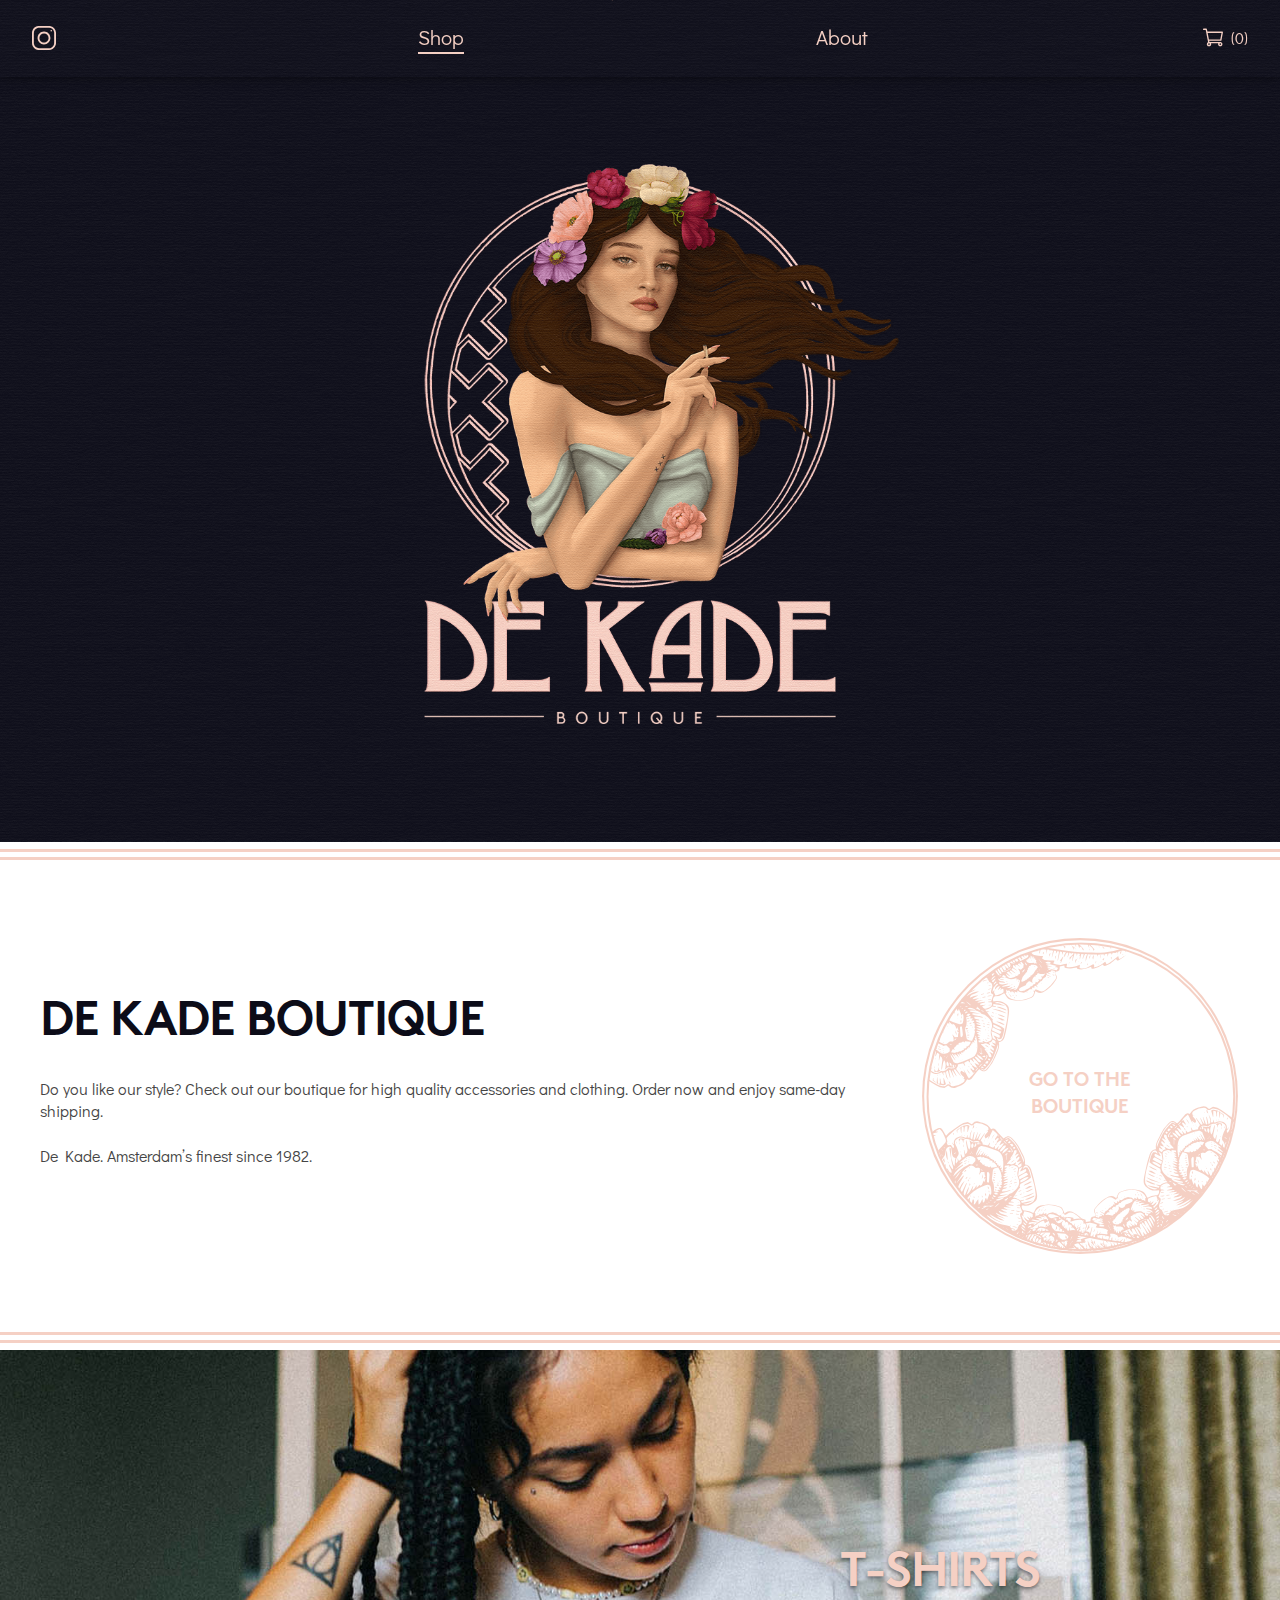
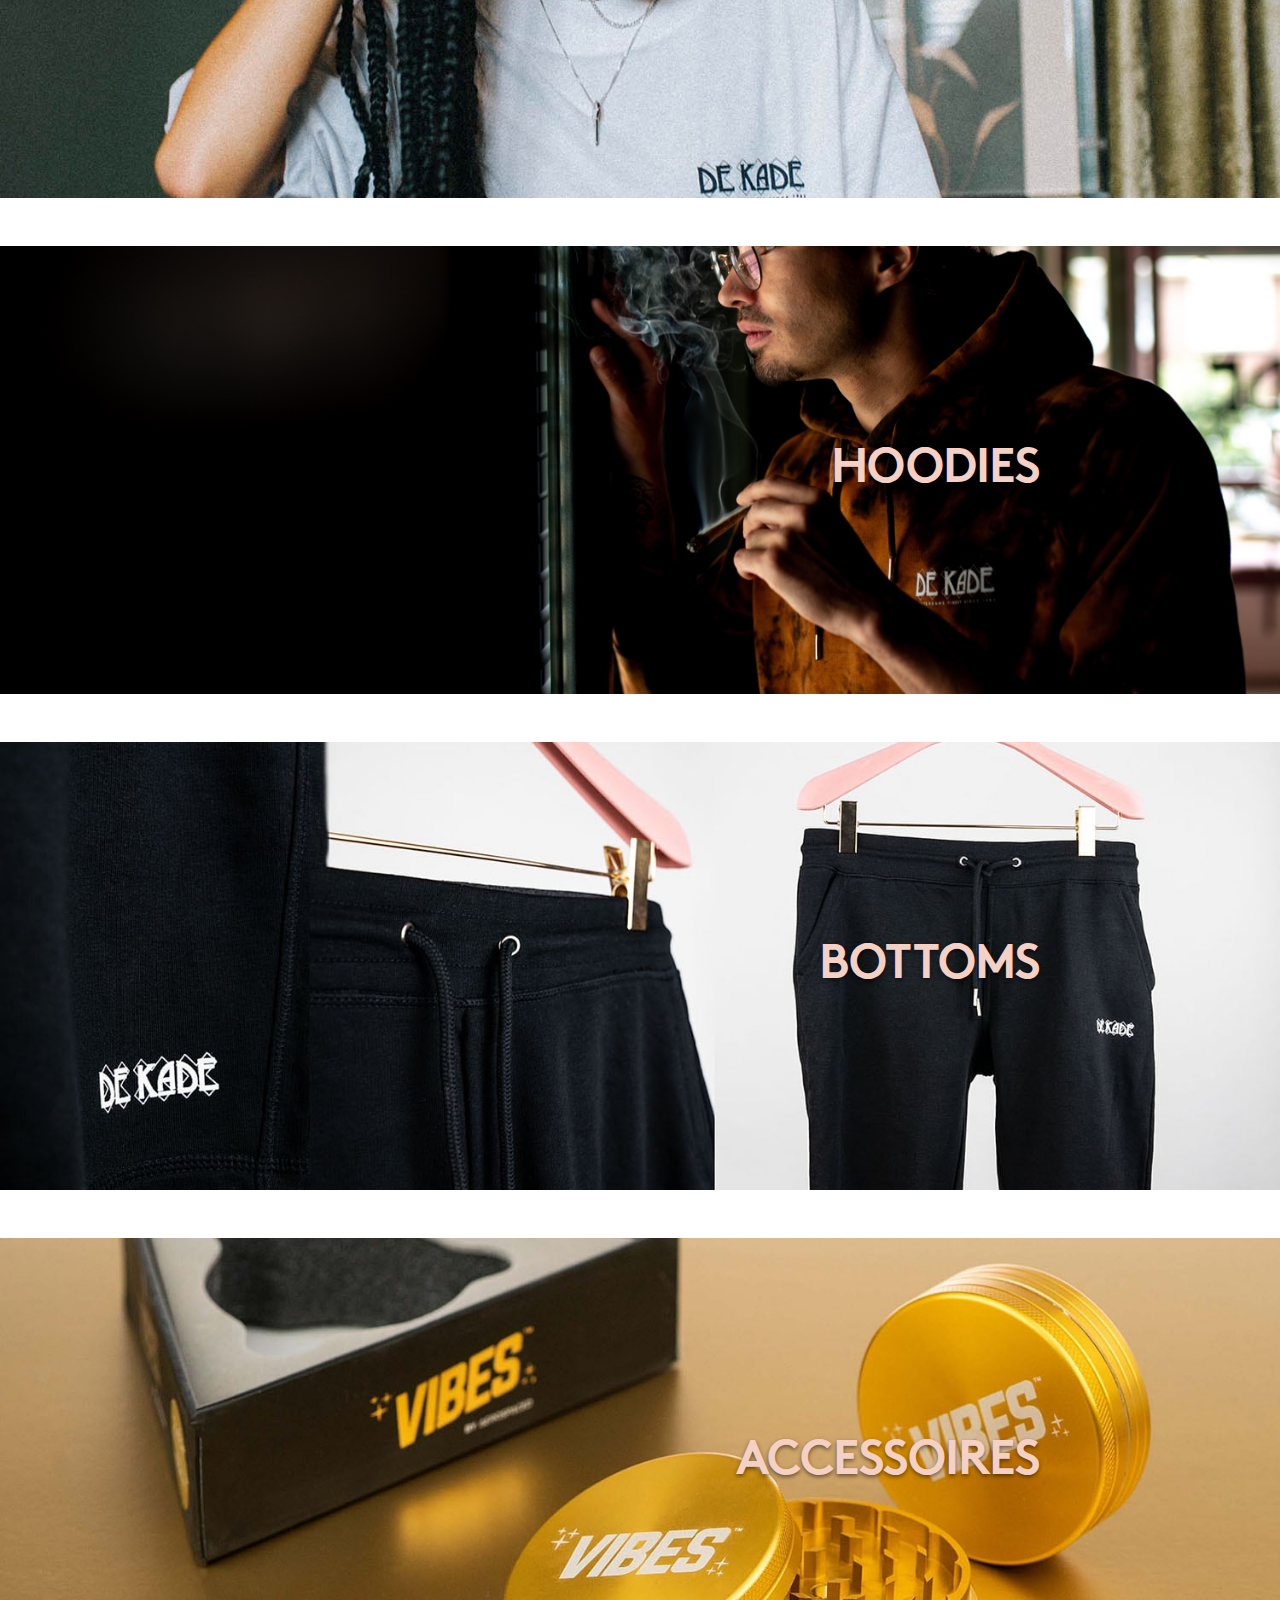
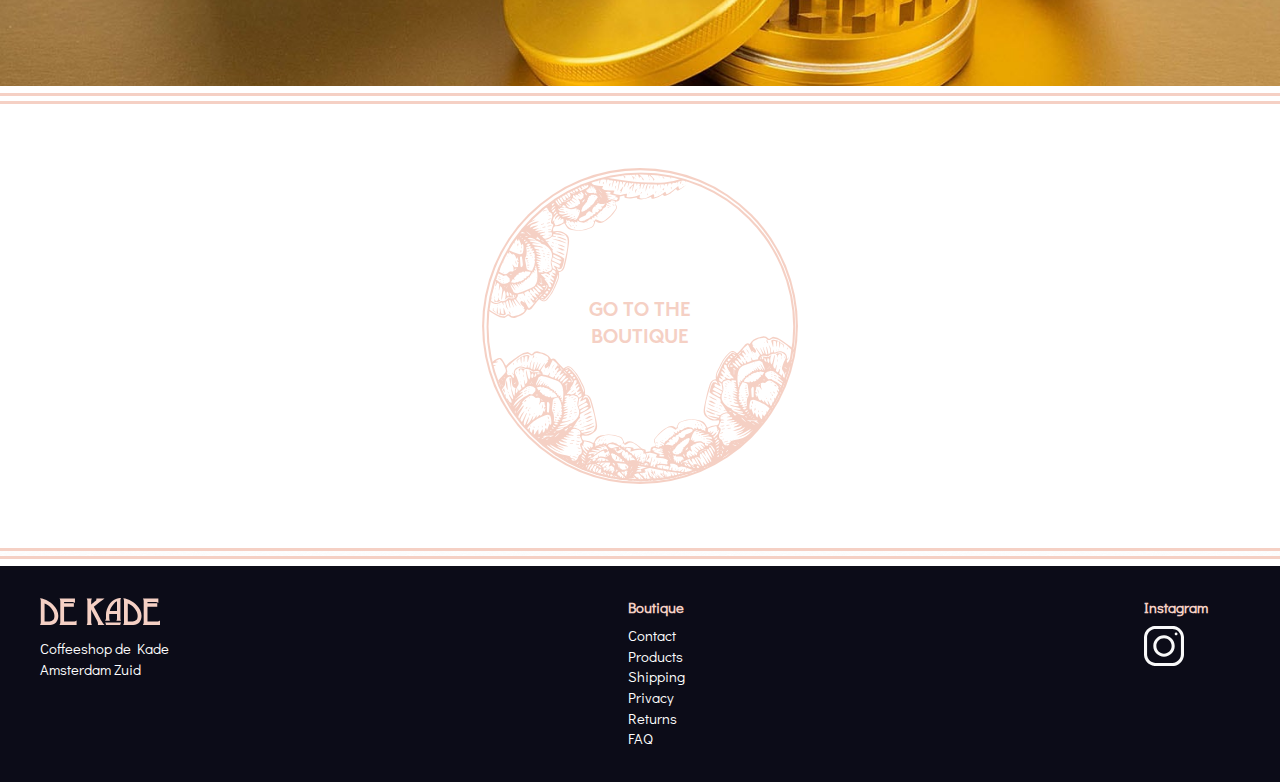
<file: index.html>
<!DOCTYPE html>
<html lang="en">

<head>
    <meta charset="utf-8">
    <meta http-equiv="X-UA-Compatible" content="IE=edge">
    <meta name="viewport" content="width=device-width, initial-scale=1">
    <meta name="author" content="Guus Groenink">
    <title>De Kade Boutique</title>

    <meta name="description"
        content="Do you like our style? Check out our boutique for high quality accessories and clothing. Order now and enjoy same-day shipping. De Kade. Amsterdam’s finest s...">

    <link rel="shortcut icon" type="image/png" href="img/icon-196x196.png">
    <link rel="shortcut icon" sizes="196x196" href="img/icon-196x196.png">
    <link rel="apple-touch-icon" href="img/icon-196x196.png">

    <!-- Facebook integration -->
    <meta property="og:title" content="Home" />

    <meta property="og:url" content="https://www.dekade-boutique.com/" />
    <meta property="og:type" content="article">
    <meta property="og:site_name" content="De Kade Boutique" />
    <meta property="og:description"
        content="Do you like our style? Check out our boutique for high quality accessories and clothing. Order now and enjoy same-day shipping. De Kade. Amsterdam’s finest s..." />

    <!-- Twitter integration -->
    <meta name="twitter:card" content="summary">

    <meta name="twitter:title" content="Home" />

    <meta name="twitter:url" content="https://www.dekade-boutique.com/" />
    <meta name="twitter:description"
        content="Do you like our style? Check out our boutique for high quality accessories and clothing. Order now and enjoy same-day shipping. De Kade. Amsterdam’s finest s..." />

    <link rel="canonical" href="https://www.dekade-boutique.com/">
    <link rel="alternate" type="application/rss+xml" title="De Kade Boutique"
        href="https://www.dekade-boutique.com/feed.xml">
    <link rel="sitemap" type="application/xml" title="Sitemap" href="https://www.dekade-boutique.com/sitemap.xml" />

    <link rel="stylesheet" href="css/style.css">
    <link rel="stylesheet" href="css/fonts.css">

</head>

<body class="home" id="top">
    <header class="canvasoverlay">
        <nav class="desktop">
            <a href="https://www.instagram.com/dekadeboutique/" id="instagram" target="_blank"><img src="img/insta_icon.svg" alt="instagram icoon" /></a>
            <a href="/products/cart" id="cartlink"><img src="img/cart.svg" alt="shopping cart"> (0)</a>
            <ul>
                <li id="products" class="selected"><a href="products.html">Shop</a>
                    <ul class="categorylist canvasoverlay">
                        <li><a href="products.html">Accessoires</a></li>
                        <li><a href="products.html">Bottoms</a></li>
                        <li><a href="products.html">Hoodies</a></li>
                        <li><a href="products.html">Shirts</a></li>
                        <li><a href="products.html">Smoking accessories</a></li>
                        <li><a href="products.html">Collections</a></li>
                    </ul>
                </li>
            </ul>
            <a class="meid canvasoverlay" href="index.html">
                <img id="homeimg" src="img/meid_header.png" alt="the kade boutique lady">
            </a>
            <ul>
                <li><a href="/about">About</a></li>
            </ul>
        </nav>

        <nav class="mobile">
            <label for="menu">Menu</label>
            <input id="menu" name="menu" type="checkbox" />
            <div class="hamburger">
                <span></span>
                <span></span>
                <span></span>
            </div>
            <ul class="canvasoverlay">
                <li class="selected"><a href="products.html">Shop</a>
                    <ul class="categorylist">
                        <li><a href="products.html">Accessoires</a></li>
                        <li><a href="products.html">Bottoms</a></li>
                        <li><a href="products.html">Hoodies</a></li>
                        <li><a href="products.html">Shirts</a></li>
                        <li><a href="products.html">Smoking accessories</a></li>
                        <li><a href="/collections/">Collections</a></li>
                    </ul>
                </li>
                <li><a href="/about">About</a></li>
            </ul>
        </nav>
        <a href="#top" id='backtotop'><span>Back to top &rarr;</span><span><span></span><span></span></span></a>
    </header>
    <main>
        <section class="fullscreen canvasoverlay lines-bottom">
            <img src="img/meid_boutique.png" alt="The Coffeshop de Kade portret of a woman">
        </section>

        <section class="intro mw">
            <article>
                <h1>De Kade Boutique</h1>
                <p>Do you like our style? <strong>Check out our boutique for high quality accessories and clothing.
                        Order now and enjoy same-day shipping.</strong></p>
                <p>De Kade. <em>Amsterdam’s finest since 1982.</em></p>
            </article>
            <a href="/products">
                <figure class="buttonbox">
                    <figure class="button"></figure>
                    <figcaption>Go to the boutique</figcaption>
                </figure>
            </a>
        </section>

        <section class="categories lines-top lines-bottom">
            <article>
                <a href="/products/shirts">
                    <h2>T-Shirts</h2>
                </a>
            </article>
            <article>
                <a href="/products/hoodies">
                    <h2>Hoodies</h2>
                </a>
            </article>
            <article>
                <a href="/products/bottoms">
                    <h2>Bottoms</h2>
                </a>
            </article>
            <article>
                <a href="/products/accessoires">
                    <h2>Accessoires</h2>
                </a>
            </article>
        </section>

        <section class="cta">
            <a href="/products">
                <figure class="buttonbox">
                    <figure class="button"></figure>
                    <figcaption>Go to the boutique</figcaption>
                </figure>
            </a>
        </section>

    </main>
    <footer class="canvasoverlay lines-top">
        <nav>
            <ul>
                <li><a href="https://www.coffeeshopdekade.nl/"><img src="img/kade_logo.svg" alt="logo coffeeshop de kade"></a></li>
                <li><a href="https://www.coffeeshopdekade.nl/">Coffeeshop de Kade</a></li>
                <li><a href="https://www.coffeeshopdekade.nl/">Amsterdam Zuid</a></li>
            </ul>
            <ul>
                <li><a href="/">Boutique</a></li>
                <li><a href="/contact/">Contact</a></li>
                <li><a href="/products/">Products</a></li>
                <li><a href="/shipping">Shipping</a></li>
                <li><a href="/privacy">Privacy</a></li>
                <li><a href="/returns">Returns</a></li>
                <li><a href="/faq">FAQ</a></li>
            </ul>
            <ul>
                <li><a href="https://www.instagram.com/dekadeboutique/">Instagram</a></li>
                <li><a href="https://www.instagram.com/dekadeboutique/"><img src="img/insta_icon_white.svg" alt="logo instagram"></a></li>
            </ul>
        </nav>
    </footer>
    <script src="js/script.js"></script>
</body>

</html>
</file>
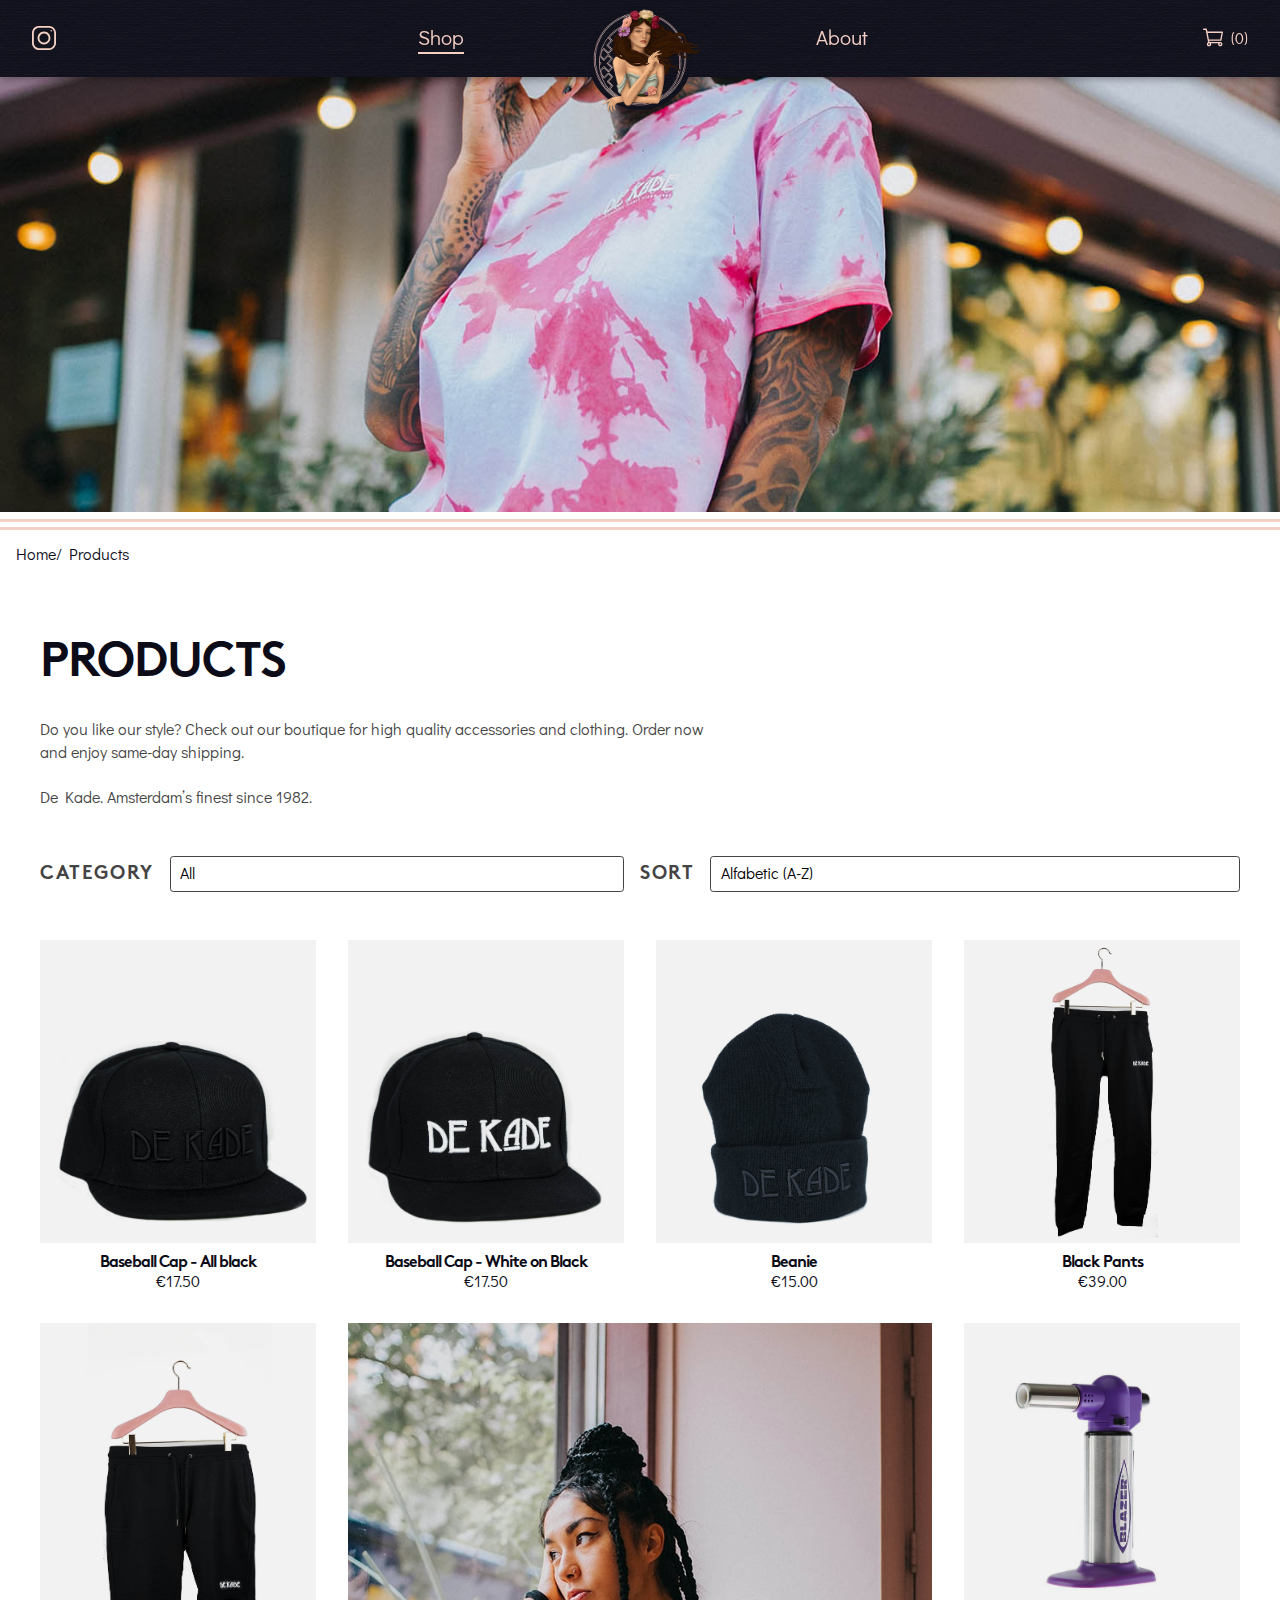
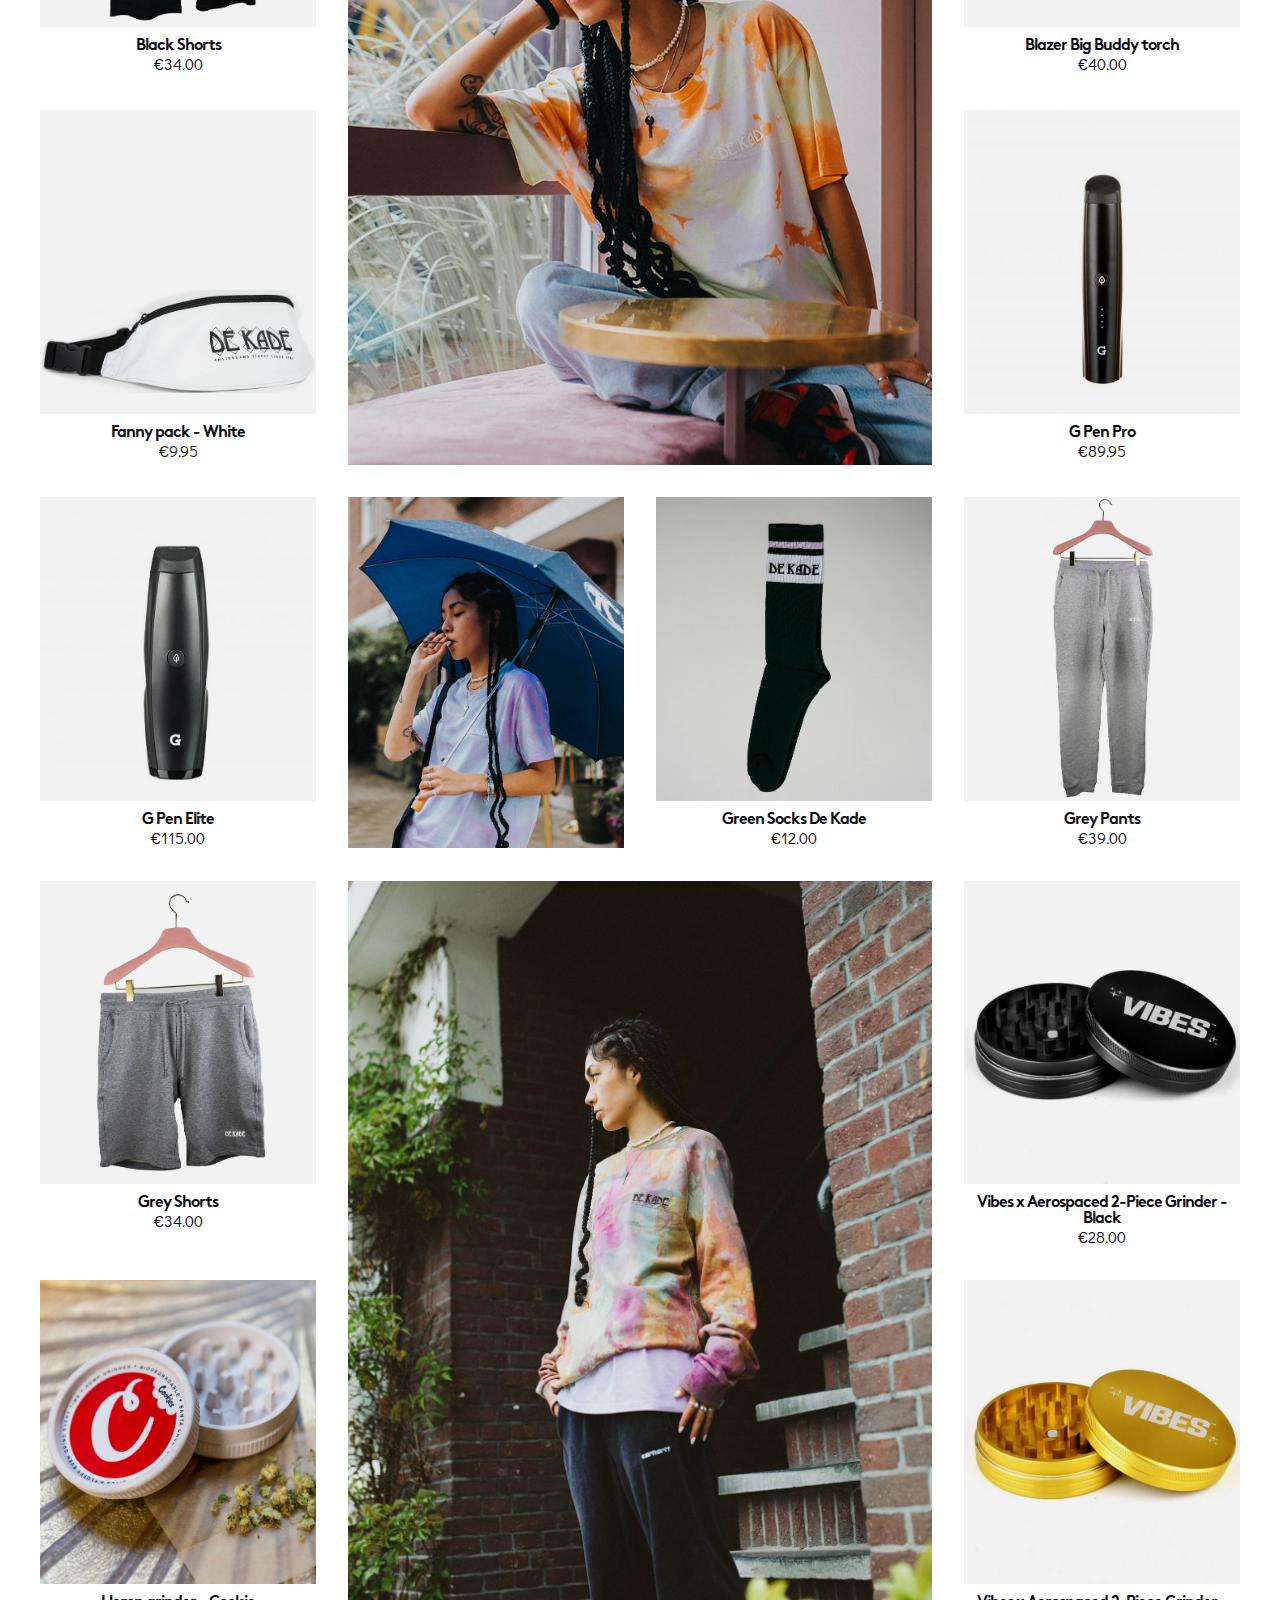
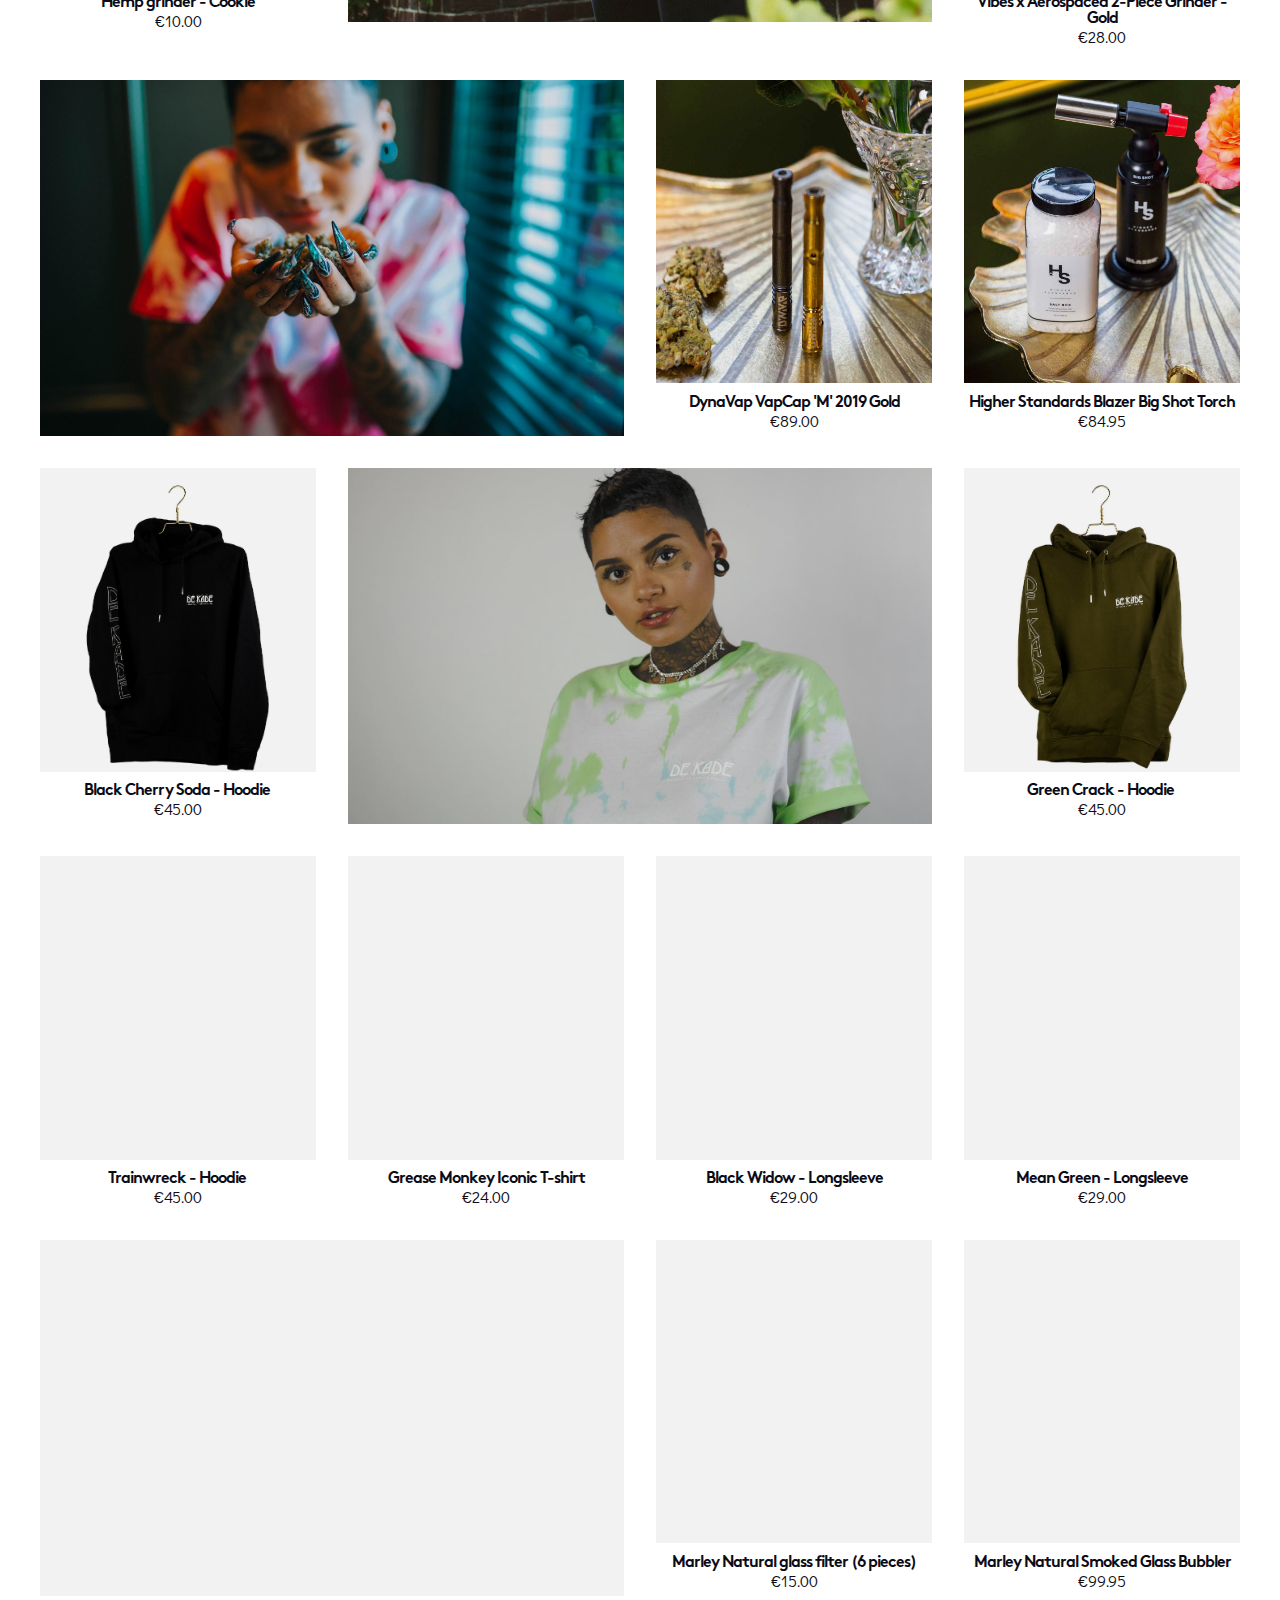
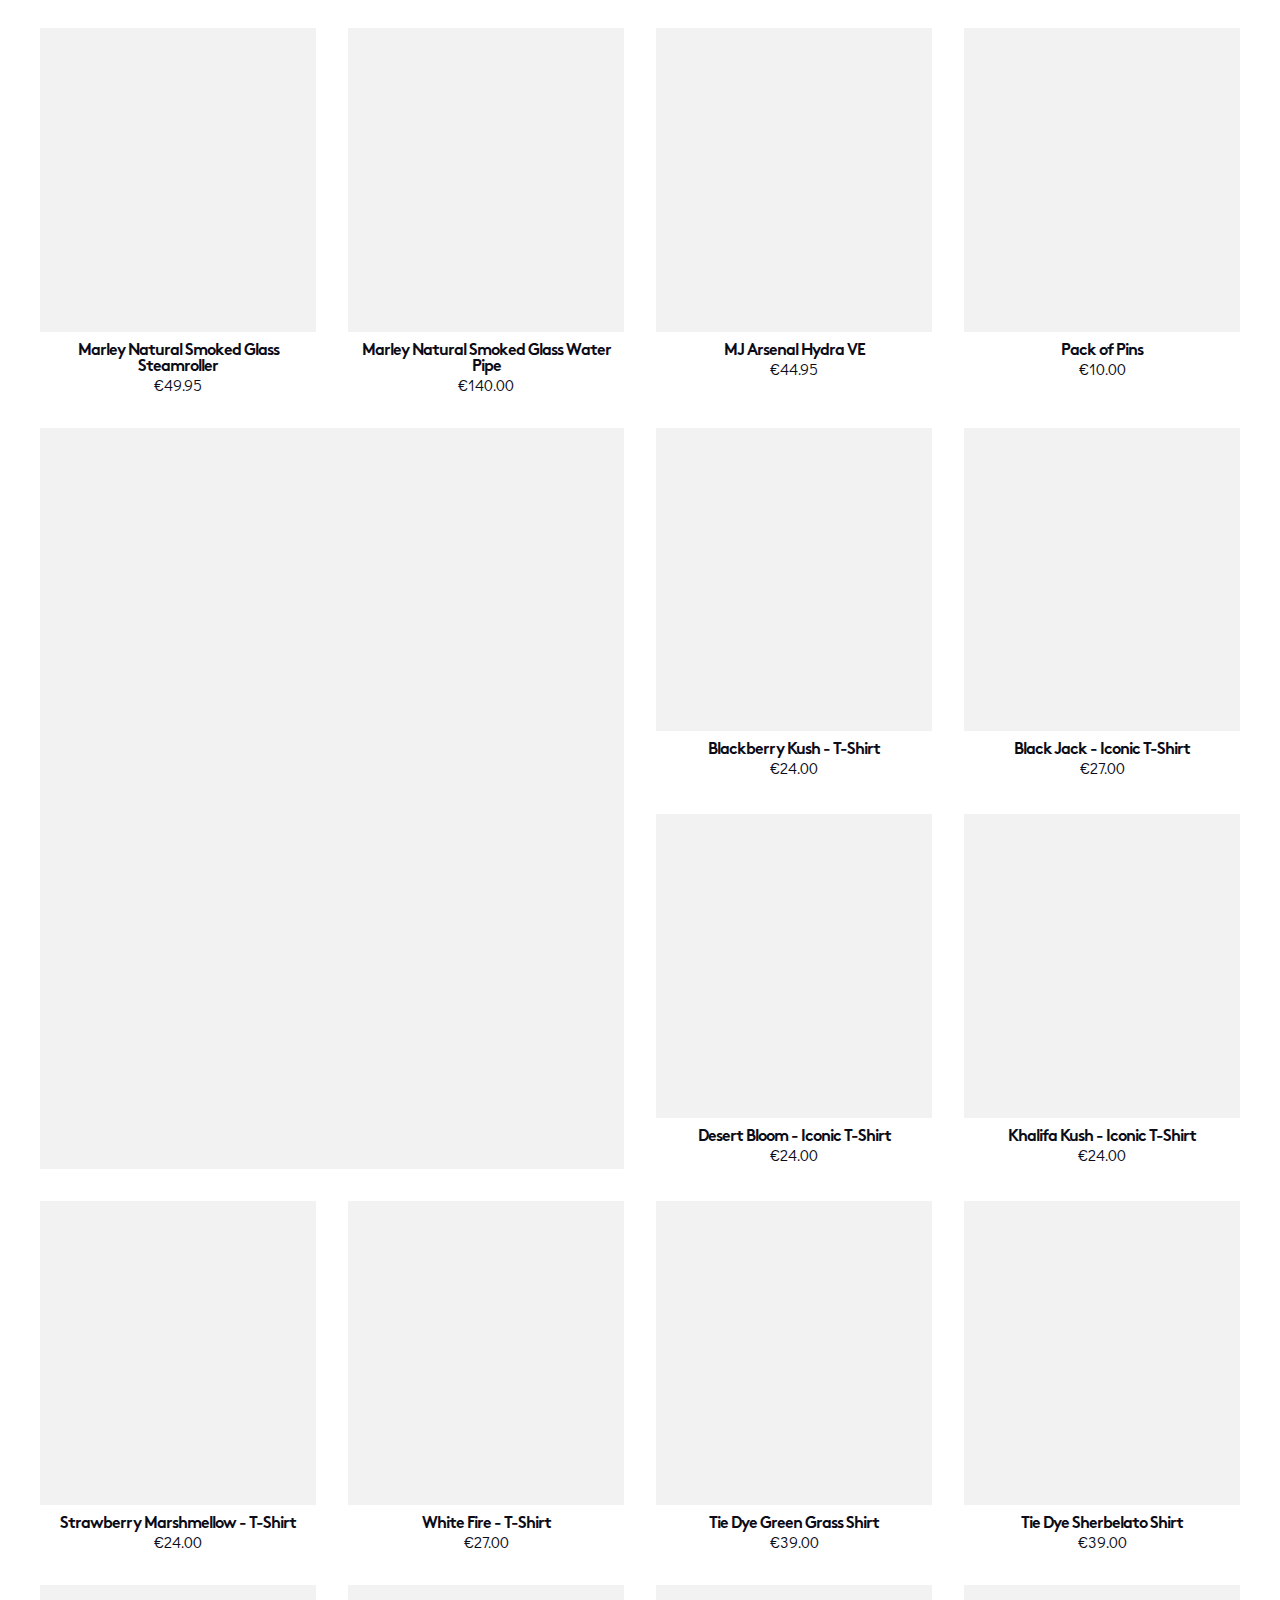
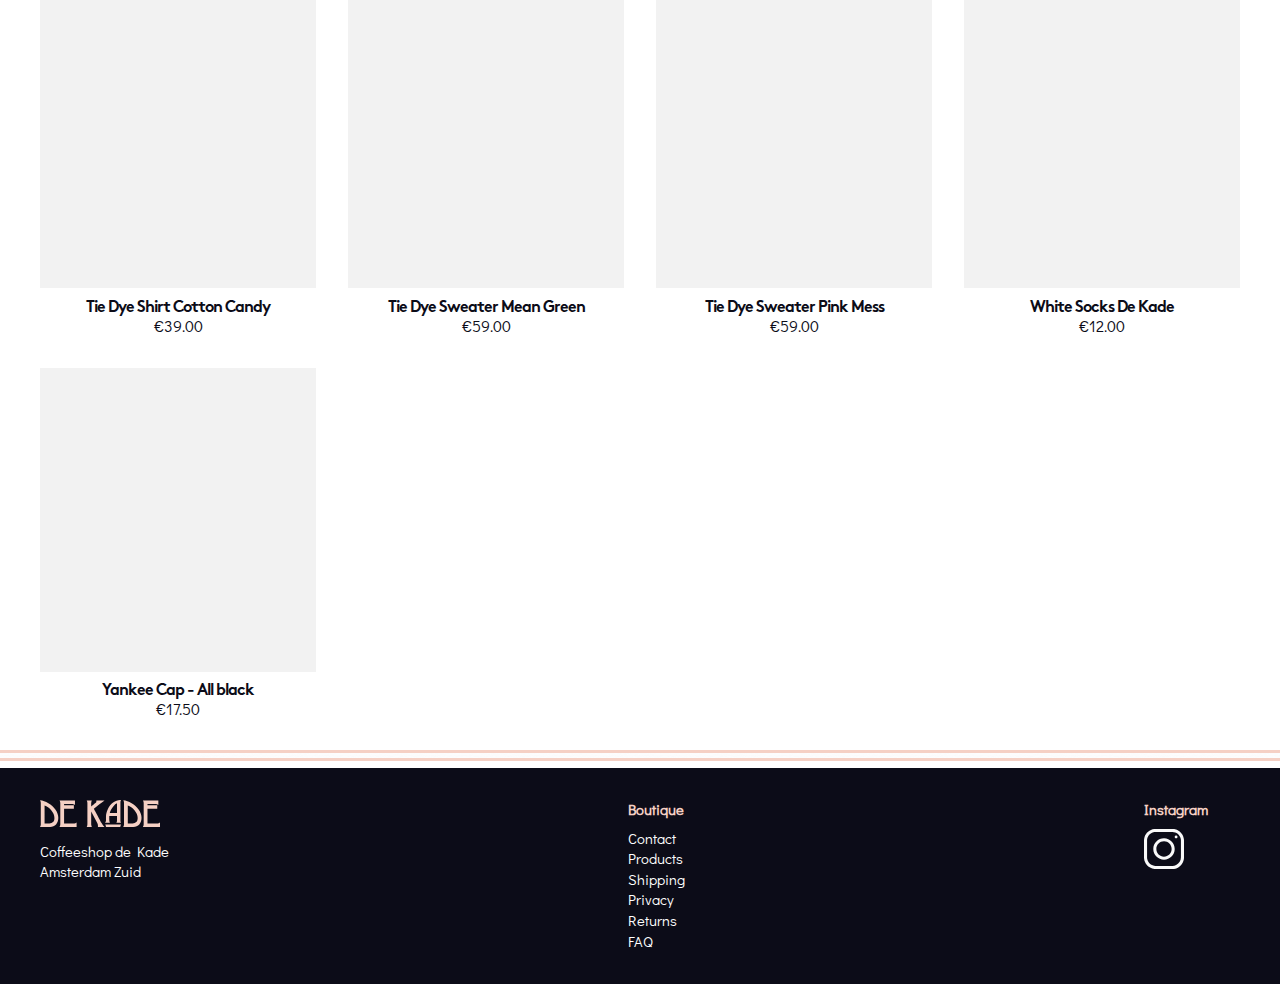
<file: products/index.html>
<!DOCTYPE html>
<html lang="en">

<head>
    <meta charset="utf-8">
    <meta http-equiv="X-UA-Compatible" content="IE=edge">
    <meta name="viewport" content="width=device-width, initial-scale=1">

    <title>Products | De Kade Boutique</title>

    <meta name="description"
        content="Do you like our style? Check out our boutique for high quality accessories and clothing. Order now and enjoy same-day shipping.  De Kade. Amsterdam’s finest ...">

    <link rel="shortcut icon" type="image/png" href="/img/icon-196x196.png">
    <link rel="shortcut icon" sizes="196x196" href="/img/icon-196x196.png">
    <link rel="apple-touch-icon" href="/img/icon-196x196.png">

    <!-- Facebook integration -->
    <meta property="og:title" content="Products" />

    <meta property="og:url" content="https://www.dekade-boutique.com/products/" />
    <meta property="og:type" content="article">
    <meta property="og:site_name" content="De Kade Boutique" />
    <meta property="og:description"
        content="Do you like our style? Check out our boutique for high quality accessories and clothing. Order now and enjoy same-day shipping.  De Kade. Amsterdam’s finest ..." />

    <!-- Twitter integration -->
    <meta name="twitter:card" content="summary">

    <meta name="twitter:title" content="Products" />

    <meta name="twitter:url" content="https://www.dekade-boutique.com/products/" />
    <meta name="twitter:description"
        content="Do you like our style? Check out our boutique for high quality accessories and clothing. Order now and enjoy same-day shipping.  De Kade. Amsterdam’s finest ..." />

    <link rel="canonical" href="https://www.dekade-boutique.com/products/">
    <link rel="alternate" type="application/rss+xml" title="De Kade Boutique"
        href="https://www.dekade-boutique.com/feed.xml">
    <link rel="sitemap" type="application/xml" title="Sitemap" href="https://www.dekade-boutique.com/sitemap.xml" />

    <link rel="stylesheet" href="/css/style.css">
    <link rel="stylesheet" href="/css/fonts.css">

</head>

<body class="webshop" id="top">
    <header class="canvasoverlay">
        <nav class="desktop">
            <a href="https://www.instagram.com/dekadeboutique/" id="instagram" target="_blank"><img src="/img/insta_icon.svg" alt="instagram icoon" /></a>
            <a href="/products/cart" id="cartlink"><img src="/img/cart.svg" alt="shopping cart"> (0)</a>
            <ul>
                <li id="products" class="selected"><a href="/products">Shop</a>
                    <ul class="categorylist canvasoverlay">
                        <li><a href="/products/">Accessoires</a></li>
                        <li><a href="/products/">Bottoms</a></li>
                        <li><a href="/products/">Hoodies</a></li>
                        <li><a href="/products/">Shirts</a></li>
                        <li><a href="/products/">Smoking accessories</a></li>
                        <li><a href="/products/">Collections</a></li>
                    </ul>
                </li>
            </ul>
            <a class="meid canvasoverlay" href="/">
                <img id="homeimg" src="/img/meid_header.png" alt="the kade boutique lady">
            </a>
            <ul>
                <li><a href="/about">About</a></li>
            </ul>
        </nav>

        <nav class="mobile">
            <label for="menu">Menu</label>
            <input id="menu" name="menu" type="checkbox" />
            <div class="hamburger">
                <span></span>
                <span></span>
                <span></span>
            </div>
            <ul class="canvasoverlay">
                <li class="selected"><a href="/products">Shop</a>
                    <ul class="categorylist">
                        <li><a href="/products/">Accessoires</a></li>
                        <li><a href="/products/">Bottoms</a></li>
                        <li><a href="/products/">Hoodies</a></li>
                        <li><a href="/products/">Shirts</a></li>
                        <li><a href="/products/">Smoking accessories</a></li>
                        <li><a href="/collections/">Collections</a></li>
                    </ul>
                </li>
                <li><a href="/about">About</a></li>
            </ul>
        </nav>
        <a href="#top" id='backtotop'><span>Back to top &rarr;</span><span><span></span><span></span></span></a>
    </header>
    <main>
        <figure class="coverimage lines-bottom"></figure>
        <nav id="breadcrumbs"><a href="/">Home</a><span class="lastitem">/ Products</span></nav>

        <section class="content mw">
            <article>
                <h1>Products</h1>
                <p>Do you like our style? Check out our boutique for high quality accessories and clothing. Order now
                    and enjoy same-day shipping. </p>
                <p>De Kade. Amsterdam’s finest since 1982. </p>
            </article>
            <form class="filters">
                <fieldset>
                    <legend>Category filter</legend>
                    <label for="filter">CATEGORY</label>
                    <select name="filter" id="filter">
                        <option value="all">All</option>
                        <option value="accessoires">Accessoires</option>
                        <option value="bottoms">Bottoms</option>
                        <option value="hoodies">Hoodies</option>
                        <option value="shirts">Shirts</option>
                        <option value="smokingaccessoires">Smoking accessories</option>
                    </select>
                </fieldset>
                <fieldset>
                    <legend>Sorting option</legend>
                    <label for="sort">Sort</label>
                    <select name="sort" id="sort">
                        <option value="az">Alfabetic (A-Z)</option>
                        <option value="za">Alfabetic (Z-A)</option>
                        <option value="highlow">Price (High-Low)</option>
                        <option value="lowhigh">Price (Low-High)</option>
                    </select>
                </fieldset>
            </form>
            <ul id="productlist">
                <li class="moodpicture big_square">
                    <a href="shirt-white">
                        <figure class="shadowoverlay hover_active">
                            <img src="/uploads/pinkblueteefront.jpg" alt="Een sfeerfoto het product white fire shirt2"
                                loading='lazy'>
                            <img src="/uploads/dsc-4527-1.jpg" alt="Een sfeerfoto het product white fire shirt2"
                                loading='lazy'>
                        </figure>
                    </a>
                </li>

                <li class="moodpicture normal">
                    <a href="shirt-white">
                        <figure class="shadowoverlay hover_active">
                            <img src="/uploads/pinkblueteeback.jpg" alt="Een sfeerfoto het product white fire shirt"
                                loading='lazy'>
                            <img src="/uploads/5.jpg" alt="Een sfeerfoto het product white fire shirt" loading='lazy'>
                        </figure>
                    </a>
                </li>

                <li class="moodpicture big_square">
                    <a href="shirt-white">
                        <figure class="shadowoverlay hover_active">
                            <img src="/uploads/dsc-4573-1.jpg" alt="Een sfeerfoto het product white fire shirt"
                                loading='lazy'>
                            <img src="/uploads/dsc-4787-1.jpg" alt="Een sfeerfoto het product white fire shirt"
                                loading='lazy'>
                        </figure>
                    </a>
                </li>

                <li class="moodpicture banner">
                    <a href="shirt-white">
                        <figure class="shadowoverlay hover_active">
                            <img src="/uploads/dsc-4403-1.jpg" alt="Een sfeerfoto het product white fire shirt"
                                loading='lazy'>
                            <img src="/uploads/dsc-4445-1-1.jpg" alt="Een sfeerfoto het product white fire shirt"
                                loading='lazy'>
                        </figure>
                    </a>
                </li>

                <li class="moodpicture banner">
                    <a href="shirt-white">
                        <figure class="shadowoverlay hover_active">
                            <img src="/uploads/greenblueteefront.jpg" alt="Een sfeerfoto het product white fire shirt"
                                loading='lazy'>
                            <img src="/uploads/fotomodel1.jpg" alt="Een sfeerfoto het product white fire shirt"
                                loading='lazy'>
                        </figure>
                    </a>
                </li>

                <li class="moodpicture banner">
                    <a href="shirt-white">
                        <figure class="shadowoverlay hover_active">
                            <img src="/uploads/whiteteeback-1.jpg" alt="Een sfeerfoto het product white fire shirt"
                                loading='lazy'>
                            <img src="/uploads/shirts.jpg" alt="Een sfeerfoto het product white fire shirt"
                                loading='lazy'>
                        </figure>
                    </a>
                </li>

                <li class="moodpicture big_square">
                    <a href="shirt-white">
                        <figure class="shadowoverlay hover_active">
                            <img src="/uploads/dsc05671.jpg" alt="Een sfeerfoto het product white fire shirt"
                                loading='lazy'>
                            <img src="/uploads/dsc05676.jpg" alt="Een sfeerfoto het product white fire shirt"
                                loading='lazy'>
                        </figure>
                    </a>
                </li>

                <li class="productcard" data-category="accessoires" data-price="17.5" style="order: 2">
                    <a href="/products/baseball-cap-black/">
                        <figure class="shadowoverlay hover_active ">
                            <img src="/uploads/dsc07534.jpg" alt="Een foto van het product Baseball Cap - All black"
                                loading='lazy'>
                            <img src="/uploads/dsc07535.jpg" alt="Een foto van het product Baseball Cap - All black"
                                loading='lazy'>
                        </figure>
                        <h2>Baseball Cap - All black</h2>
                        <span>&euro;17.50</span>
                    </a>
                </li>
                
                <li class="productcard" data-category="accessoires" data-price="17.5" style="order: 3">
                    <a href="/products/baseball-cap-white/">
                        <figure class="shadowoverlay hover_active ">
                            <img src="/uploads/dsc07538.jpg"
                                alt="Een foto van het product Baseball Cap - White on Black" loading='lazy'>
                            <img src="/uploads/dsc07539.jpg"
                                alt="Een foto van het product Baseball Cap - White on Black" loading='lazy'>
                        </figure>
                        <h2>Baseball Cap - White on Black</h2>
                        <span>&euro;17.50</span>
                    </a>
                </li>
                
                <li class="productcard" data-category="accessoires" data-price="15" style="order: 4">
                    <a href="/products/beanie/">
                        <figure class="shadowoverlay ">

                            <img src="/uploads/muts.jpg" alt="Een foto van het product Beanie" loading='lazy'>
                        </figure>
                        <h2>Beanie</h2>
                        <span>&euro;15.00</span>
                    </a>
                </li>
                
                <li class="productcard" data-category="bottoms" data-price="39,95" style="order: 5">
                    <a href="/products/black-pants/">
                        <figure class="shadowoverlay ">

                            <img src="/uploads/blackshortslong.jpg" alt="Een foto van het product Black Pants"
                                loading='lazy'>
                        </figure>
                        <h2>Black Pants</h2>
                        <span>&euro;39.00</span>
                    </a>
                </li>
                
                <li class="productcard" data-category="bottoms" data-price="34,95" style="order: 6">
                    <a href="/products/black-shorts/">
                        <figure class="shadowoverlay hover_active ">
                            <img src="/uploads/blackshorts.jpg" alt="Een foto van het product Black Shorts"
                                loading='lazy'>
                            <img src="/uploads/blackshorts.jpg" alt="Een foto van het product Black Shorts"
                                loading='lazy'>
                        </figure>
                        <h2>Black Shorts</h2>
                        <span>&euro;34.00</span>
                    </a>
                </li>
                
                <li class="productcard" data-category="smokingaccessoires" data-price="40" style="order: 7">
                    <a href="/products/blazer-big-buddy-torch/">
                        <figure class="shadowoverlay hover_active ">
                            <img src="/uploads/bigbuddies.jpg" alt="Een foto van het product Blazer Big Buddy torch"
                                loading='lazy'>
                            <img src="/uploads/bigvbuddy.jpg" alt="Een foto van het product Blazer Big Buddy torch"
                                loading='lazy'>
                        </figure>
                        <h2>Blazer Big Buddy torch</h2>
                        <span>&euro;40.00</span>
                    </a>
                </li>
                
                <li class="productcard" data-category="accessoires" data-price="9.95" style="order: 8">
                    <a href="/products/fanny-pack-black/">
                        <figure class="shadowoverlay hover_active ">
                            <img src="/uploads/dsc07547.jpg" alt="Een foto van het product Fanny pack - White"
                                loading='lazy'>
                            <img src="/uploads/dsc07541.jpg" alt="Een foto van het product Fanny pack - White"
                                loading='lazy'>
                        </figure>
                        <h2>Fanny pack - White</h2>
                        <span>&euro;9.95</span>
                    </a>
                </li>
                
                <li class="productcard" data-category="smokingaccessoires" data-price="89.95" style="order: 9">
                    <a href="/products/g-pen-pro-1/">
                        <figure class="shadowoverlay hover_active ">
                            <img src="/uploads/gpenpropackage.jpg" alt="Een foto van het product G Pen Pro"
                                loading='lazy'>
                            <img src="/uploads/gpenpro.jpg" alt="Een foto van het product G Pen Pro" loading='lazy'>
                        </figure>
                        <h2>G Pen Pro</h2>
                        <span>&euro;89.95</span>
                    </a>
                </li>
                
                <li class="productcard" data-category="smokingaccessoires" data-price="115" style="order: 10">
                    <a href="/products/g-pen-pro/">
                        <figure class="shadowoverlay hover_active ">
                            <img src="/uploads/gpenelite2.png" alt="Een foto van het product G Pen Elite"
                                loading='lazy'>
                            <img src="/uploads/gpenelite.jpg" alt="Een foto van het product G Pen Elite" loading='lazy'>
                        </figure>
                        <h2>G Pen Elite</h2>
                        <span>&euro;115.00</span>
                    </a>
                </li>
                
                <li class="productcard" data-category="accessoires" data-price="12" style="order: 11">
                    <a href="/products/green-socks-de-kade/">
                        <figure class="shadowoverlay ">

                            <img src="/uploads/groenesokken.jpg" alt="Een foto van het product Green Socks De Kade"
                                loading='lazy'>
                        </figure>
                        <h2>Green Socks De Kade</h2>
                        <span>&euro;12.00</span>
                    </a>
                </li>
                
                <li class="productcard" data-category="bottoms" data-price="39,95" style="order: 12">
                    <a href="/products/grey-pants/">
                        <figure class="shadowoverlay hover_active ">
                            <img src="/uploads/greyshortslong.jpg" alt="Een foto van het product Grey Pants"
                                loading='lazy'>
                            <img src="/uploads/greyshortslong.jpg" alt="Een foto van het product Grey Pants"
                                loading='lazy'>
                        </figure>
                        <h2>Grey Pants</h2>
                        <span>&euro;39.00</span>
                    </a>
                </li>
                
                <li class="productcard" data-category="bottoms" data-price="34,95" style="order: 13">
                    <a href="/products/grey-shorts/">
                        <figure class="shadowoverlay hover_active ">
                            <img src="/uploads/greyshorts-1.jpg" alt="Een foto van het product Grey Shorts"
                                loading='lazy'>
                            <img src="/uploads/greyshorts-1.jpg" alt="Een foto van het product Grey Shorts"
                                loading='lazy'>
                        </figure>
                        <h2>Grey Shorts</h2>
                        <span>&euro;34.00</span>
                    </a>
                </li>
                
                <li class="productcard" data-category="smokingaccessoires" data-price="28" style="order: 14">
                    <a href="/products/grinder-black/">
                        <figure class="shadowoverlay hover_active ">
                            <img src="/uploads/vibesgrinderblack-1.jpg"
                                alt="Een foto van het product Vibes x Aerospaced 2-Piece Grinder - Black"
                                loading='lazy'>
                            <img src="/uploads/vibesgrindeblack2-1.jpg"
                                alt="Een foto van het product Vibes x Aerospaced 2-Piece Grinder - Black"
                                loading='lazy'>
                        </figure>
                        <h2>Vibes x Aerospaced 2-Piece Grinder - Black</h2>
                        <span>&euro;28.00</span>
                    </a>
                </li>
                
                <li class="productcard" data-category="smokingaccessoires" data-price="10" style="order: 15">
                    <a href="/products/grinder-cookie/">
                        <figure class="shadowoverlay hover_active ">
                            <img src="/uploads/hempgrinders.jpg" alt="Een foto van het product Hemp grinder - Cookie"
                                loading='lazy'>
                            <img src="/img/grinders/coffeeshop_amsterdam_zuid__hempgrinder_cookie.jpg"
                                alt="Een foto van het product Hemp grinder - Cookie" loading='lazy'>
                        </figure>
                        <h2>Hemp grinder - Cookie</h2>
                        <span>&euro;10.00</span>
                    </a>
                </li>
                
                <li class="productcard" data-category="smokingaccessoires" data-price="28" style="order: 16">
                    <a href="/products/grinder-gold/">
                        <figure class="shadowoverlay hover_active ">
                            <img src="/uploads/vibesgrindergold.jpg"
                                alt="Een foto van het product Vibes x Aerospaced 2-Piece Grinder - Gold" loading='lazy'>
                            <img src="/uploads/vibesgrindergi.jpg"
                                alt="Een foto van het product Vibes x Aerospaced 2-Piece Grinder - Gold" loading='lazy'>
                        </figure>
                        <h2>Vibes x Aerospaced 2-Piece Grinder - Gold</h2>
                        <span>&euro;28.00</span>
                    </a>
                </li>
                
                <li class="productcard" data-category="smokingaccessoires" data-price="89" style="order: 17">
                    <a href="/products/higher-standards-blazer-big-shot-torch-copy/">
                        <figure class="shadowoverlay hover_active ">
                            <img src="/uploads/dynavap.jpg" alt="Een foto van het product DynaVap VapCap 'M' 2019 Gold"
                                loading='lazy'>
                            <img src="/img/wat5/coffeeshop_amsterdam_zuid_pipes_metal.jpg"
                                alt="Een foto van het product DynaVap VapCap 'M' 2019 Gold" loading='lazy'>
                        </figure>
                        <h2>DynaVap VapCap 'M' 2019 Gold</h2>
                        <span>&euro;89.00</span>
                    </a>
                </li>
                
                <li class="productcard" data-category="smokingaccessoires" data-price="84.95" style="order: 18">
                    <a href="/products/higher-standards-blazer-big-shot-torch/">
                        <figure class="shadowoverlay hover_active ">
                            <img src="/uploads/higher-standards-blazer-big-shot-torch.jpg"
                                alt="Een foto van het product Higher Standards Blazer Big Shot Torch" loading='lazy'>
                            <img src="/img/wat6/coffeeshop_amsterdam_zuid_salt_rocks.jpg"
                                alt="Een foto van het product Higher Standards Blazer Big Shot Torch" loading='lazy'>
                        </figure>
                        <h2>Higher Standards Blazer Big Shot Torch</h2>
                        <span>&euro;84.95</span>
                    </a>
                </li>
                
                <li class="productcard" data-category="hoodies" data-price="45" style="order: 19">
                    <a href="/products/hoodie-black/">
                        <figure class="shadowoverlay hover_active ">
                            <img src="/uploads/blacksweaterback.jpg"
                                alt="Een foto van het product Black Cherry Soda -  Hoodie&nbsp;" loading='lazy'>
                            <img src="/uploads/blacksweaterfront.jpg"
                                alt="Een foto van het product Black Cherry Soda -  Hoodie&nbsp;" loading='lazy'>
                        </figure>
                        <h2>Black Cherry Soda - Hoodie&nbsp;</h2>
                        <span>&euro;45.00</span>
                    </a>
                </li>
                
                <li class="productcard" data-category="hoodies" data-price="45" style="order: 20">
                    <a href="/products/hoodie-green/">
                        <figure class="shadowoverlay hover_active ">
                            <img src="/uploads/greensweaterback.jpg"
                                alt="Een foto van het product Green Crack - Hoodie&nbsp;" loading='lazy'>
                            <img src="/uploads/greensweaterfront.jpg"
                                alt="Een foto van het product Green Crack - Hoodie&nbsp;" loading='lazy'>
                        </figure>
                        <h2>Green Crack - Hoodie&nbsp;</h2>
                        <span>&euro;45.00</span>
                    </a>
                </li>
                
                <li class="productcard" data-category="hoodies" data-price="45" style="order: 21">
                    <a href="/products/hoodie-grey/">
                        <figure class="shadowoverlay hover_active ">
                            <img src="/uploads/greysweaterback.jpg"
                                alt="Een foto van het product Trainwreck -  Hoodie&nbsp;" loading='lazy'>
                            <img src="/uploads/greysweaterfront.jpg"
                                alt="Een foto van het product Trainwreck -  Hoodie&nbsp;" loading='lazy'>
                        </figure>
                        <h2>Trainwreck - Hoodie&nbsp;</h2>
                        <span>&euro;45.00</span>
                    </a>
                </li>
                
                <li class="productcard" data-category="shirts" data-price="24,95" style="order: 22">
                    <a href="/products/iconic-grey-tee/">
                        <figure class="shadowoverlay hover_active ">
                            <img src="/uploads/greyteeb.jpg"
                                alt="Een foto van het product Grease Monkey Iconic  T-shirt" loading='lazy'>
                            <img src="/uploads/greytee.jpg" alt="Een foto van het product Grease Monkey Iconic  T-shirt"
                                loading='lazy'>
                        </figure>
                        <h2>Grease Monkey Iconic T-shirt</h2>
                        <span>&euro;24.00</span>
                    </a>
                </li>
                
                <li class="productcard" data-category="shirts" data-price="29,95" style="order: 23">
                    <a href="/products/longsleeve-black-widow/">
                        <figure class="shadowoverlay hover_active ">
                            <img src="/uploads/blacklongsleeveback.jpg"
                                alt="Een foto van het product Black Widow - Longsleeve" loading='lazy'>
                            <img src="/img/fotos_shoot_aug/black_widow_longsleeve_STTM558_front.jpg"
                                alt="Een foto van het product Black Widow - Longsleeve" loading='lazy'>
                        </figure>
                        <h2>Black Widow - Longsleeve</h2>
                        <span>&euro;29.00</span>
                    </a>
                </li>
                
                <li class="productcard" data-category="shirts" data-price="29,95" style="order: 24">
                    <a href="/products/longsleeve-mean-green/">
                        <figure class="shadowoverlay hover_active ">
                            <img src="/uploads/greenlongsleeveback.jpg"
                                alt="Een foto van het product Mean Green - Longsleeve" loading='lazy'>
                            <img src="/uploads/greenlongsleevefront.jpg"
                                alt="Een foto van het product Mean Green - Longsleeve" loading='lazy'>
                        </figure>
                        <h2>Mean Green - Longsleeve</h2>
                        <span>&euro;29.00</span>
                    </a>
                </li>
                
                <li class="productcard" data-category="smokingaccessoires" data-price="15" style="order: 25">
                    <a href="/products/marley-natural-glass-filter/">
                        <figure class="shadowoverlay hover_active ">
                            <img src="/uploads/mjfilterglas.jpg"
                                alt="Een foto van het product Marley Natural glass filter (6 pieces)" loading='lazy'>
                            <img src="/img/wat2/coffeeshop_amsterdam_zuid_glass_filter_tips_1.jpg"
                                alt="Een foto van het product Marley Natural glass filter (6 pieces)" loading='lazy'>
                        </figure>
                        <h2>Marley Natural glass filter (6 pieces)</h2>
                        <span>&euro;15.00</span>
                    </a>
                </li>
                
                <li class="productcard" data-category="smokingaccessoires" data-price="99.95" style="order: 26">
                    <a href="/products/marley-natural-smoked-glass-bubbler/">
                        <figure class="shadowoverlay hover_active ">
                            <img src="/uploads/dsc07949.jpg"
                                alt="Een foto van het product Marley Natural Smoked Glass Bubbler" loading='lazy'>
                            <img src="/uploads/marleynaturalbb.jpg"
                                alt="Een foto van het product Marley Natural Smoked Glass Bubbler" loading='lazy'>
                        </figure>
                        <h2>Marley Natural Smoked Glass Bubbler</h2>
                        <span>&euro;99.95</span>
                    </a>
                </li>
                
                <li class="productcard" data-category="smokingaccessoires" data-price="49.95" style="order: 27">
                    <a href="/products/marley-natural-smoked-glass-steamroller/">
                        <figure class="shadowoverlay hover_active ">
                            <img src="/uploads/dsc07946.jpg"
                                alt="Een foto van het product Marley Natural Smoked Glass Steamroller" loading='lazy'>
                            <img src="/uploads/steamroller.jpg"
                                alt="Een foto van het product Marley Natural Smoked Glass Steamroller" loading='lazy'>
                        </figure>
                        <h2>Marley Natural Smoked Glass Steamroller</h2>
                        <span>&euro;49.95</span>
                    </a>
                </li>
                
                <li class="productcard" data-category="smokingaccessoires" data-price="140" style="order: 28">
                    <a href="/products/marley-natural-smoked-glass-water-pipe/">
                        <figure class="shadowoverlay hover_active ">
                            <img src="/uploads/dsc07950.jpg"
                                alt="Een foto van het product Marley Natural Smoked Glass Water Pipe" loading='lazy'>
                            <img src="/uploads/bigbongmj.jpg"
                                alt="Een foto van het product Marley Natural Smoked Glass Water Pipe" loading='lazy'>
                        </figure>
                        <h2>Marley Natural Smoked Glass Water Pipe</h2>
                        <span>&euro;140.00</span>
                    </a>
                </li>
                
                <li class="productcard" data-category="smokingaccessoires" data-price="44.95" style="order: 29">
                    <a href="/products/mj-arsenal-hydra-ve/">
                        <figure class="shadowoverlay hover_active ">
                            <img src="/uploads/20200416-dsc-2308.jpg" alt="Een foto van het product MJ Arsenal Hydra VE"
                                loading='lazy'>
                            <img src="/uploads/mj-arsenal-hydra-ve.jpg"
                                alt="Een foto van het product MJ Arsenal Hydra VE" loading='lazy'>
                        </figure>
                        <h2>MJ Arsenal Hydra VE</h2>
                        <span>&euro;44.95</span>
                    </a>
                </li>
                
                <li class="productcard" data-category="accessoires" data-price="10,00" style="order: 30">
                    <a href="/products/pack-of-pins/">
                        <figure class="shadowoverlay hover_active ">
                            <img src="/uploads/dsc07738.jpg" alt="Een foto van het product Pack of Pins" loading='lazy'>
                            <img src="/uploads/dekadepin2.jpg" alt="Een foto van het product Pack of Pins"
                                loading='lazy'>
                        </figure>
                        <h2>Pack of Pins</h2>
                        <span>&euro;10.00</span>
                    </a>
                </li>
                
                <li class="productcard" data-category="shirts" data-price="24,95" style="order: 31">
                    <a href="/products/shirt-black/">
                        <figure class="shadowoverlay hover_active ">
                            <img src="/uploads/blackcrewteeb-1.jpg"
                                alt="Een foto van het product Blackberry Kush - T-Shirt" loading='lazy'>
                            <img src="/uploads/blackcrewtee-1.jpg"
                                alt="Een foto van het product Blackberry Kush - T-Shirt" loading='lazy'>
                        </figure>
                        <h2>Blackberry Kush - T-Shirt</h2>
                        <span>&euro;24.00</span>
                    </a>
                </li>
                
                <li class="productcard" data-category="shirts" data-price="27,95" style="order: 32">
                    <a href="/products/shirt-iconic-black/">
                        <figure class="shadowoverlay hover_active ">
                            <img src="/uploads/blackteeback-1.jpg"
                                alt="Een foto van het product Black Jack - Iconic T-Shirt" loading='lazy'>
                            <img src="/uploads/blackteefront-1.jpg"
                                alt="Een foto van het product Black Jack - Iconic T-Shirt" loading='lazy'>
                        </figure>
                        <h2>Black Jack - Iconic T-Shirt</h2>
                        <span>&euro;27.00</span>
                    </a>
                </li>
                
                <li class="productcard" data-category="shirts" data-price="24,95" style="order: 33">
                    <a href="/products/shirt-iconic-desert/">
                        <figure class="shadowoverlay hover_active ">
                            <img src="/uploads/dessertteeback-1.jpg"
                                alt="Een foto van het product Desert Bloom - Iconic T-Shirt" loading='lazy'>
                            <img src="/uploads/dessertteefront.jpg"
                                alt="Een foto van het product Desert Bloom - Iconic T-Shirt" loading='lazy'>
                        </figure>
                        <h2>Desert Bloom - Iconic T-Shirt</h2>
                        <span>&euro;24.00</span>
                    </a>
                </li>
                
                <li class="productcard" data-category="shirts" data-price="24,95" style="order: 34">
                    <a href="/products/shirt-iconic-green/">
                        <figure class="shadowoverlay hover_active ">
                            <img src="/uploads/darkgreenteeback.jpg"
                                alt="Een foto van het product Khalifa Kush - Iconic T-Shirt" loading='lazy'>
                            <img src="/uploads/darkgreenteefront.jpg"
                                alt="Een foto van het product Khalifa Kush - Iconic T-Shirt" loading='lazy'>
                        </figure>
                        <h2>Khalifa Kush - Iconic T-Shirt</h2>
                        <span>&euro;24.00</span>
                    </a>
                </li>
                
                <li class="productcard" data-category="shirts" data-price="24,95" style="order: 35">
                    <a href="/products/shirt-strawberry-marshmellow/">
                        <figure class="shadowoverlay hover_active ">
                            <img src="/uploads/pinkishteeb.jpg"
                                alt="Een foto van het product Strawberry Marshmellow - T-Shirt" loading='lazy'>
                            <img src="/uploads/pinkishtee.jpg"
                                alt="Een foto van het product Strawberry Marshmellow - T-Shirt" loading='lazy'>
                        </figure>
                        <h2>Strawberry Marshmellow - T-Shirt</h2>
                        <span>&euro;24.00</span>
                    </a>
                </li>
                
                <li class="productcard" data-category="shirts" data-price="27,95" style="order: 36">
                    <a href="/products/shirt-white/">
                        <figure class="shadowoverlay hover_active ">
                            <img src="/uploads/whiteteeback.jpg" alt="Een foto van het product White Fire - T-Shirt"
                                loading='lazy'>
                            <img src="/uploads/whiteteefront.jpg" alt="Een foto van het product White Fire - T-Shirt"
                                loading='lazy'>
                        </figure>
                        <h2>White Fire - T-Shirt</h2>
                        <span>&euro;27.00</span>
                    </a>
                </li>
                
                <li class="productcard" data-category="shirts" data-price="39,95" style="order: 37">
                    <a href="/products/tie-dye-green-grass-shirt/">
                        <figure class="shadowoverlay hover_active ">
                            <img src="/uploads/greenblueteeback.jpg"
                                alt="Een foto van het product Tie Dye Green Grass Shirt" loading='lazy'>
                            <img src="/uploads/greenblueteefront-1.jpg"
                                alt="Een foto van het product Tie Dye Green Grass Shirt" loading='lazy'>
                        </figure>
                        <h2>Tie Dye Green Grass Shirt</h2>
                        <span>&euro;39.00</span>
                    </a>
                </li>
                
                <li class="productcard" data-category="shirts" data-price="39,95" style="order: 38">
                    <a href="/products/tie-dye-sherbelato-shirt/">
                        <figure class="shadowoverlay hover_active ">
                            <img src="/uploads/pinkblueteeback-1.jpg"
                                alt="Een foto van het product Tie Dye Sherbelato Shirt" loading='lazy'>
                            <img src="/uploads/pinkblueteefront-1.jpg"
                                alt="Een foto van het product Tie Dye Sherbelato Shirt" loading='lazy'>
                        </figure>
                        <h2>Tie Dye Sherbelato Shirt</h2>
                        <span>&euro;39.00</span>
                    </a>
                </li>
                
                <li class="productcard" data-category="shirts" data-price="39,95" style="order: 39">
                    <a href="/products/tie-dye-shirt-cotton-candy/">
                        <figure class="shadowoverlay hover_active ">
                            <img src="/uploads/pinkpurpleteeback.jpg"
                                alt="Een foto van het product Tie Dye Shirt Cotton Candy" loading='lazy'>
                            <img src="/uploads/pinkpurpleteefront.jpg"
                                alt="Een foto van het product Tie Dye Shirt Cotton Candy" loading='lazy'>
                        </figure>
                        <h2>Tie Dye Shirt Cotton Candy</h2>
                        <span>&euro;39.00</span>
                    </a>
                </li>
                
                <li class="productcard" data-category="hoodies" data-price="59,95" style="order: 40">
                    <a href="/products/tie-dye-sweater-mean-green/">
                        <figure class="shadowoverlay hover_active ">
                            <img src="/uploads/tydyesweatergreygreenb.jpg"
                                alt="Een foto van het product Tie Dye Sweater Mean Green" loading='lazy'>
                            <img src="/uploads/tydyesweatergreygreen.jpg"
                                alt="Een foto van het product Tie Dye Sweater Mean Green" loading='lazy'>
                        </figure>
                        <h2>Tie Dye Sweater Mean Green</h2>
                        <span>&euro;59.00</span>
                    </a>
                </li>
                
                <li class="productcard" data-category="hoodies" data-price="59,95" style="order: 41">
                    <a href="/products/tie-dye-sweater-pink-mess/">
                        <figure class="shadowoverlay hover_active ">
                            <img src="/uploads/tydyesweaterpinkpurpleb.jpg"
                                alt="Een foto van het product Tie Dye Sweater Pink Mess" loading='lazy'>
                            <img src="/uploads/tydyesweaterpinkpurple.jpg"
                                alt="Een foto van het product Tie Dye Sweater Pink Mess" loading='lazy'>
                        </figure>
                        <h2>Tie Dye Sweater Pink Mess</h2>
                        <span>&euro;59.00</span>
                    </a>
                </li>
                
                <li class="productcard" data-category="accessoires" data-price="12" style="order: 42">
                    <a href="/products/white-socks-de-kade/">
                        <figure class="shadowoverlay ">

                            <img src="/uploads/wittesokken.jpg" alt="Een foto van het product White Socks De Kade"
                                loading='lazy'>
                        </figure>
                        <h2>White Socks De Kade</h2>
                        <span>&euro;12.00</span>
                    </a>
                </li>
                
                <li class="productcard" data-category="accessoires" data-price="17.5" style="order: 43">
                    <a href="/products/yankee-cap-black/">
                        <figure class="shadowoverlay ">

                            <img src="/uploads/dsc07529.jpg" alt="Een foto van het product Yankee Cap - All black"
                                loading='lazy'>
                        </figure>
                        <h2>Yankee Cap - All black</h2>
                        <span>&euro;17.50</span>
                    </a>
                </li>
            </ul>
        </section>
    </main>
    <footer class="canvasoverlay lines-top">
        <nav>
            <ul>
                <li><a href="https://www.coffeeshopdekade.nl/"><img src="/img/kade_logo.svg"
                            alt="logo coffeeshop de kade"></a></li>
                <li><a href="https://www.coffeeshopdekade.nl/">Coffeeshop de Kade</a></li>
                <li><a href="https://www.coffeeshopdekade.nl/">Amsterdam Zuid</a></li>
            </ul>
            <ul>
                <li><a href="/">Boutique</a></li>
                <li><a href="/contact/">Contact</a></li>
                <li><a href="/products/">Products</a></li>
                <li><a href="/shipping">Shipping</a></li>
                <li><a href="/privacy">Privacy</a></li>
                <li><a href="/returns">Returns</a></li>
                <li><a href="/faq">FAQ</a></li>
            </ul>
            <ul>
                <li><a href="https://www.instagram.com/dekadeboutique/">Instagram</a></li>
                <li><a href="https://www.instagram.com/dekadeboutique/"><img src="/img/insta_icon_white.svg"
                            alt="logo instagram"></a></li>
            </ul>
        </nav>
    </footer>
    <script src="/js/script.js"></script>
</body>

</html>
</file>
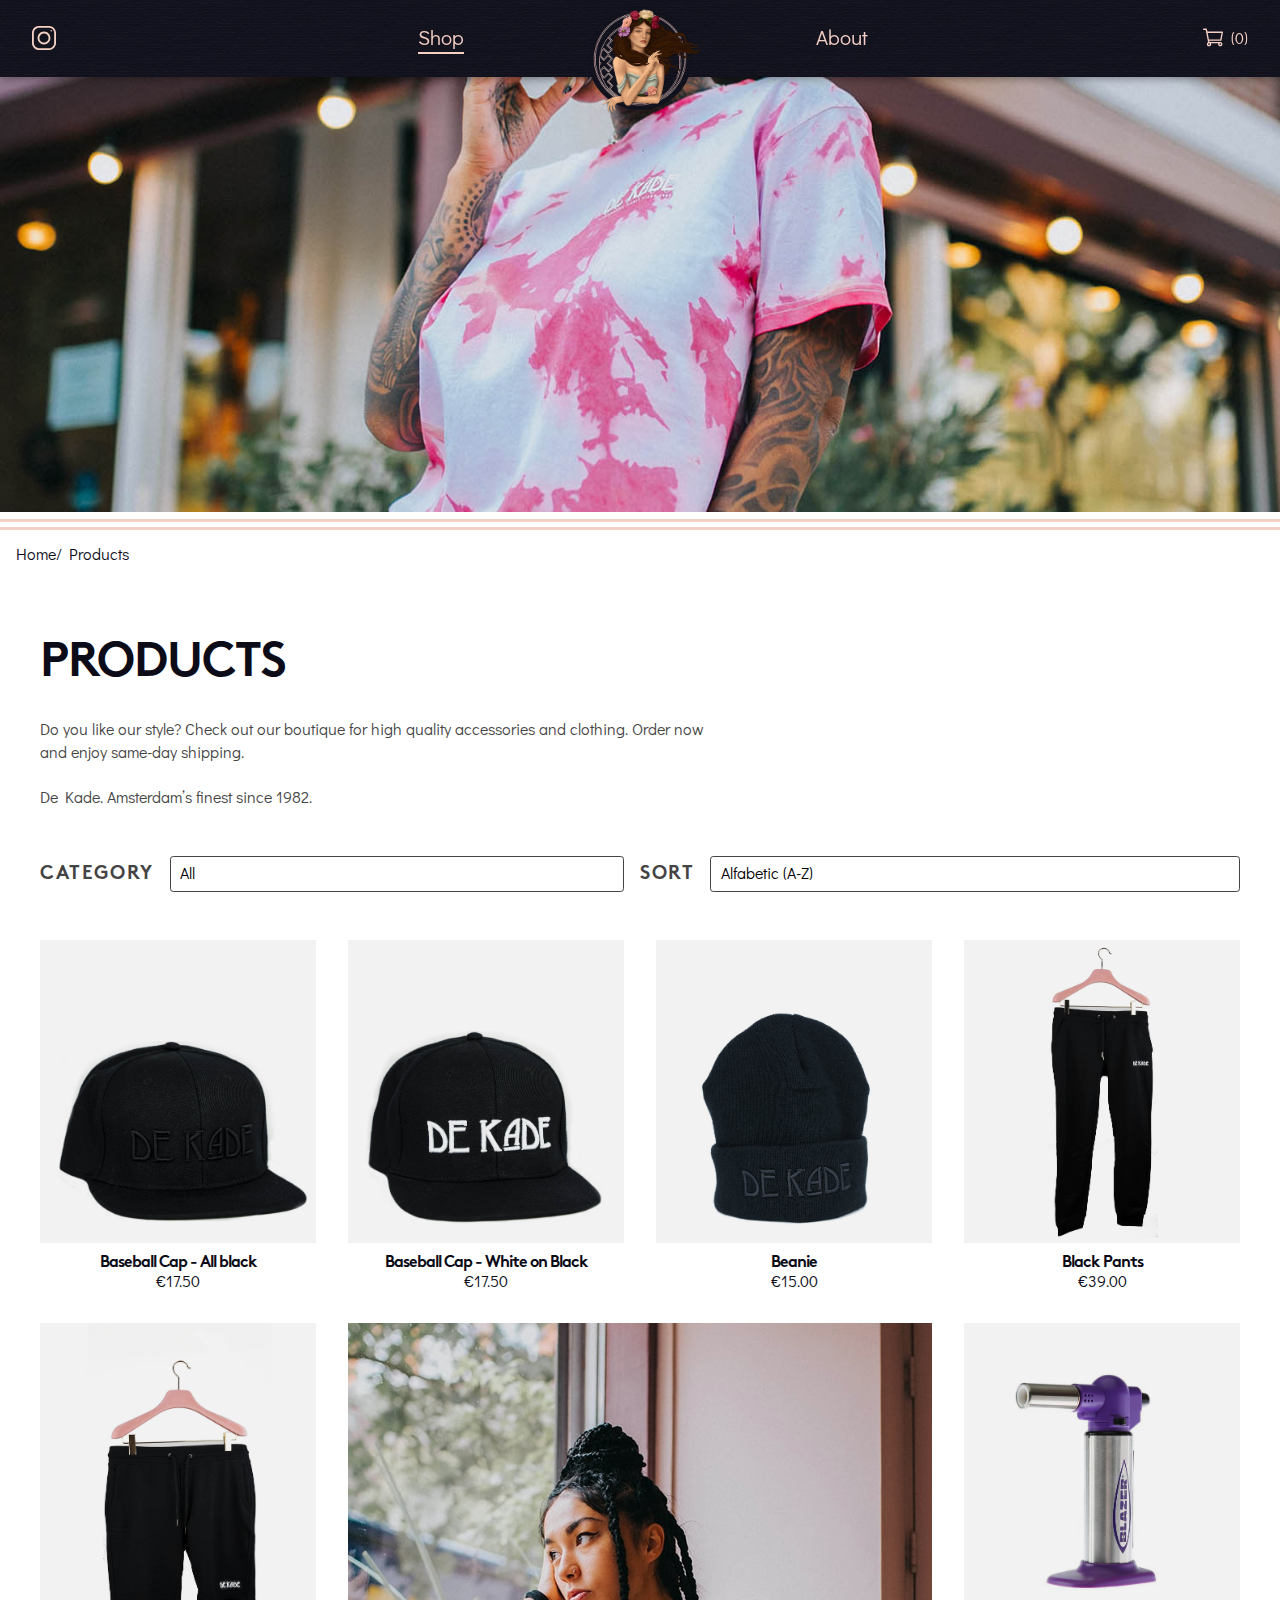
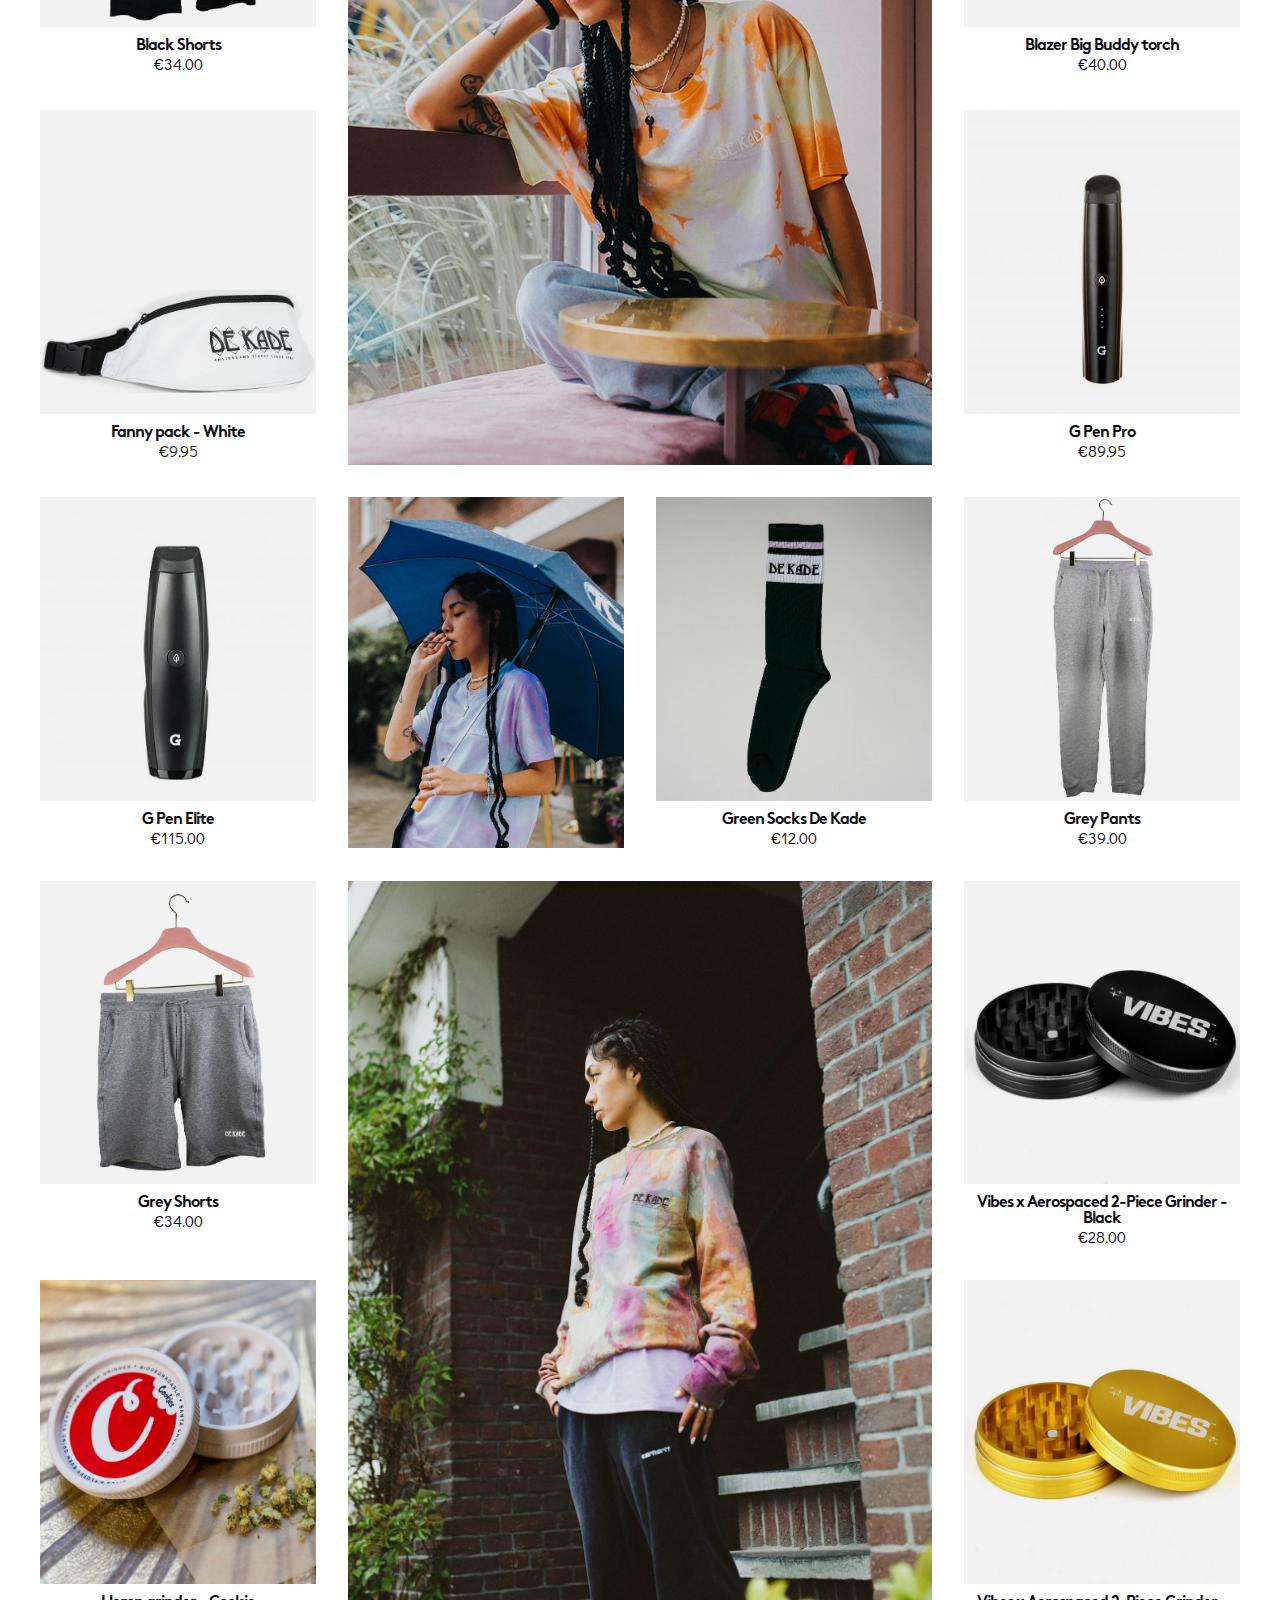
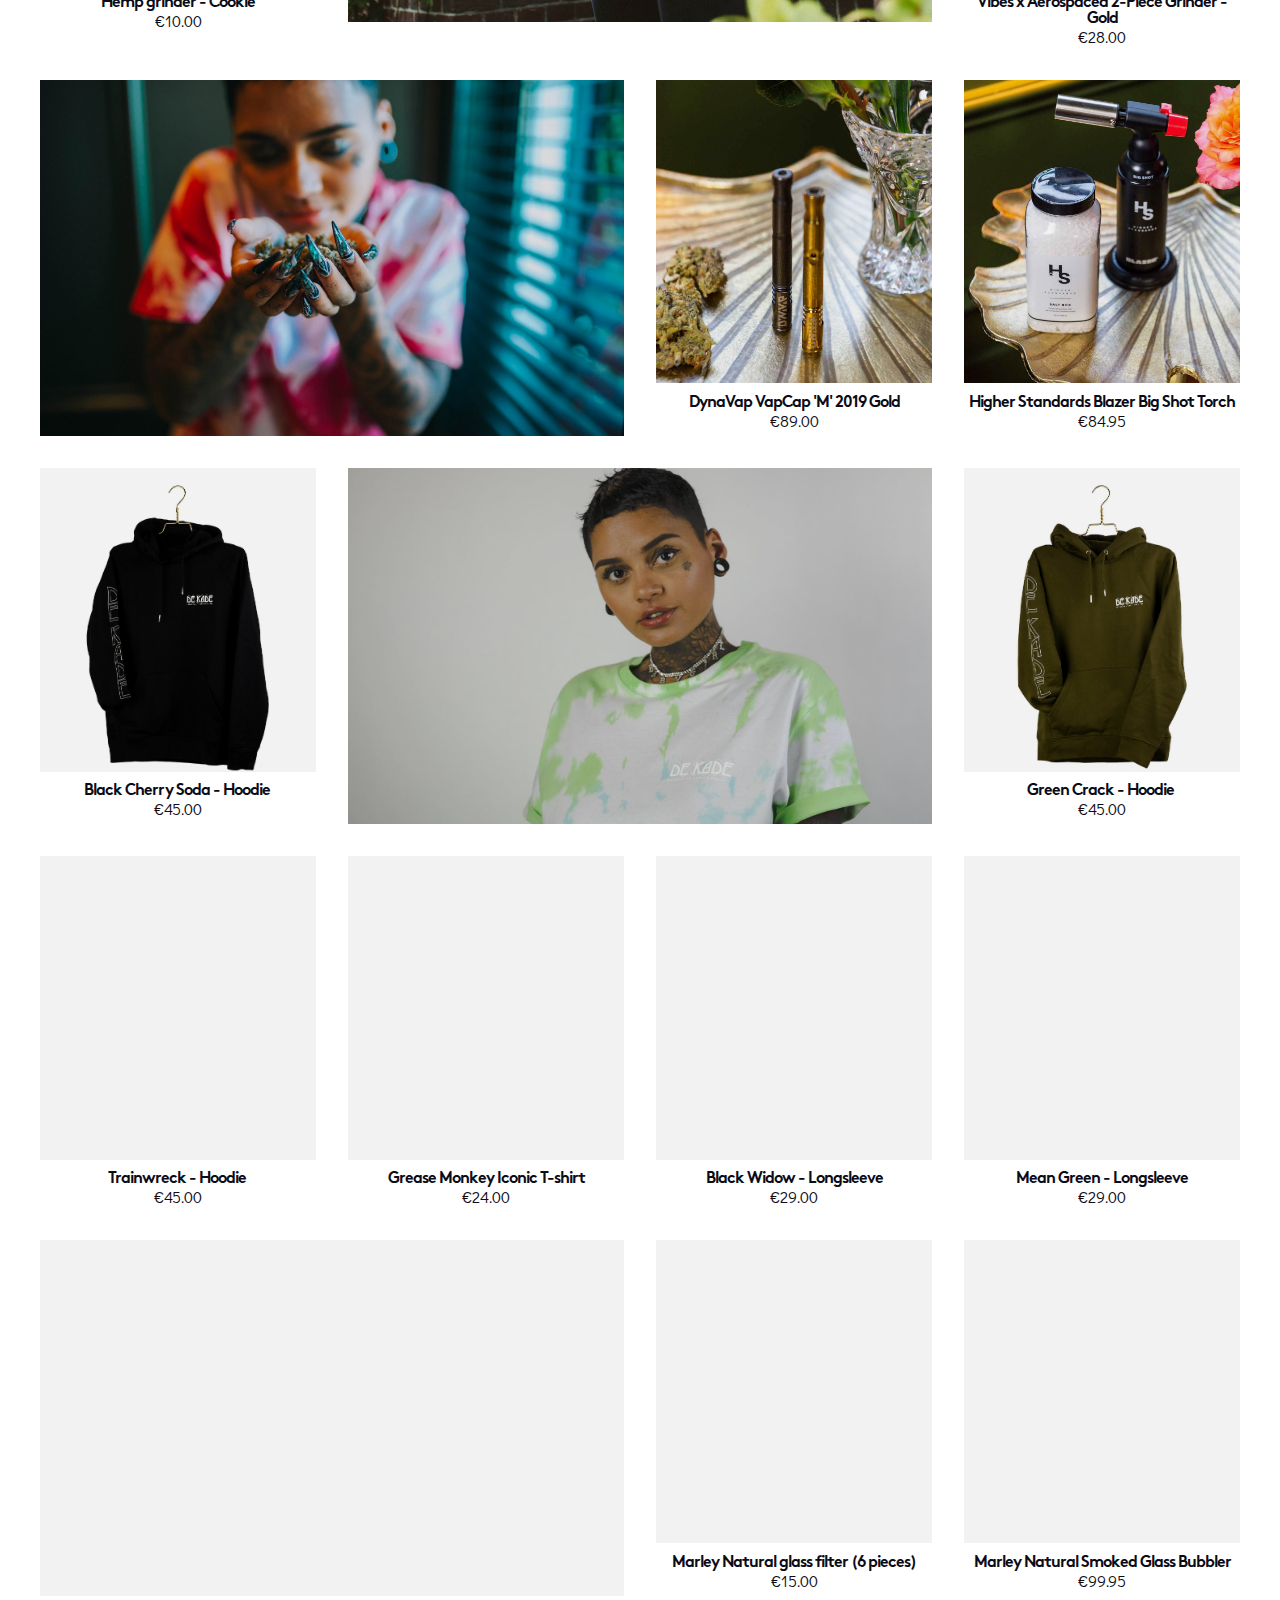
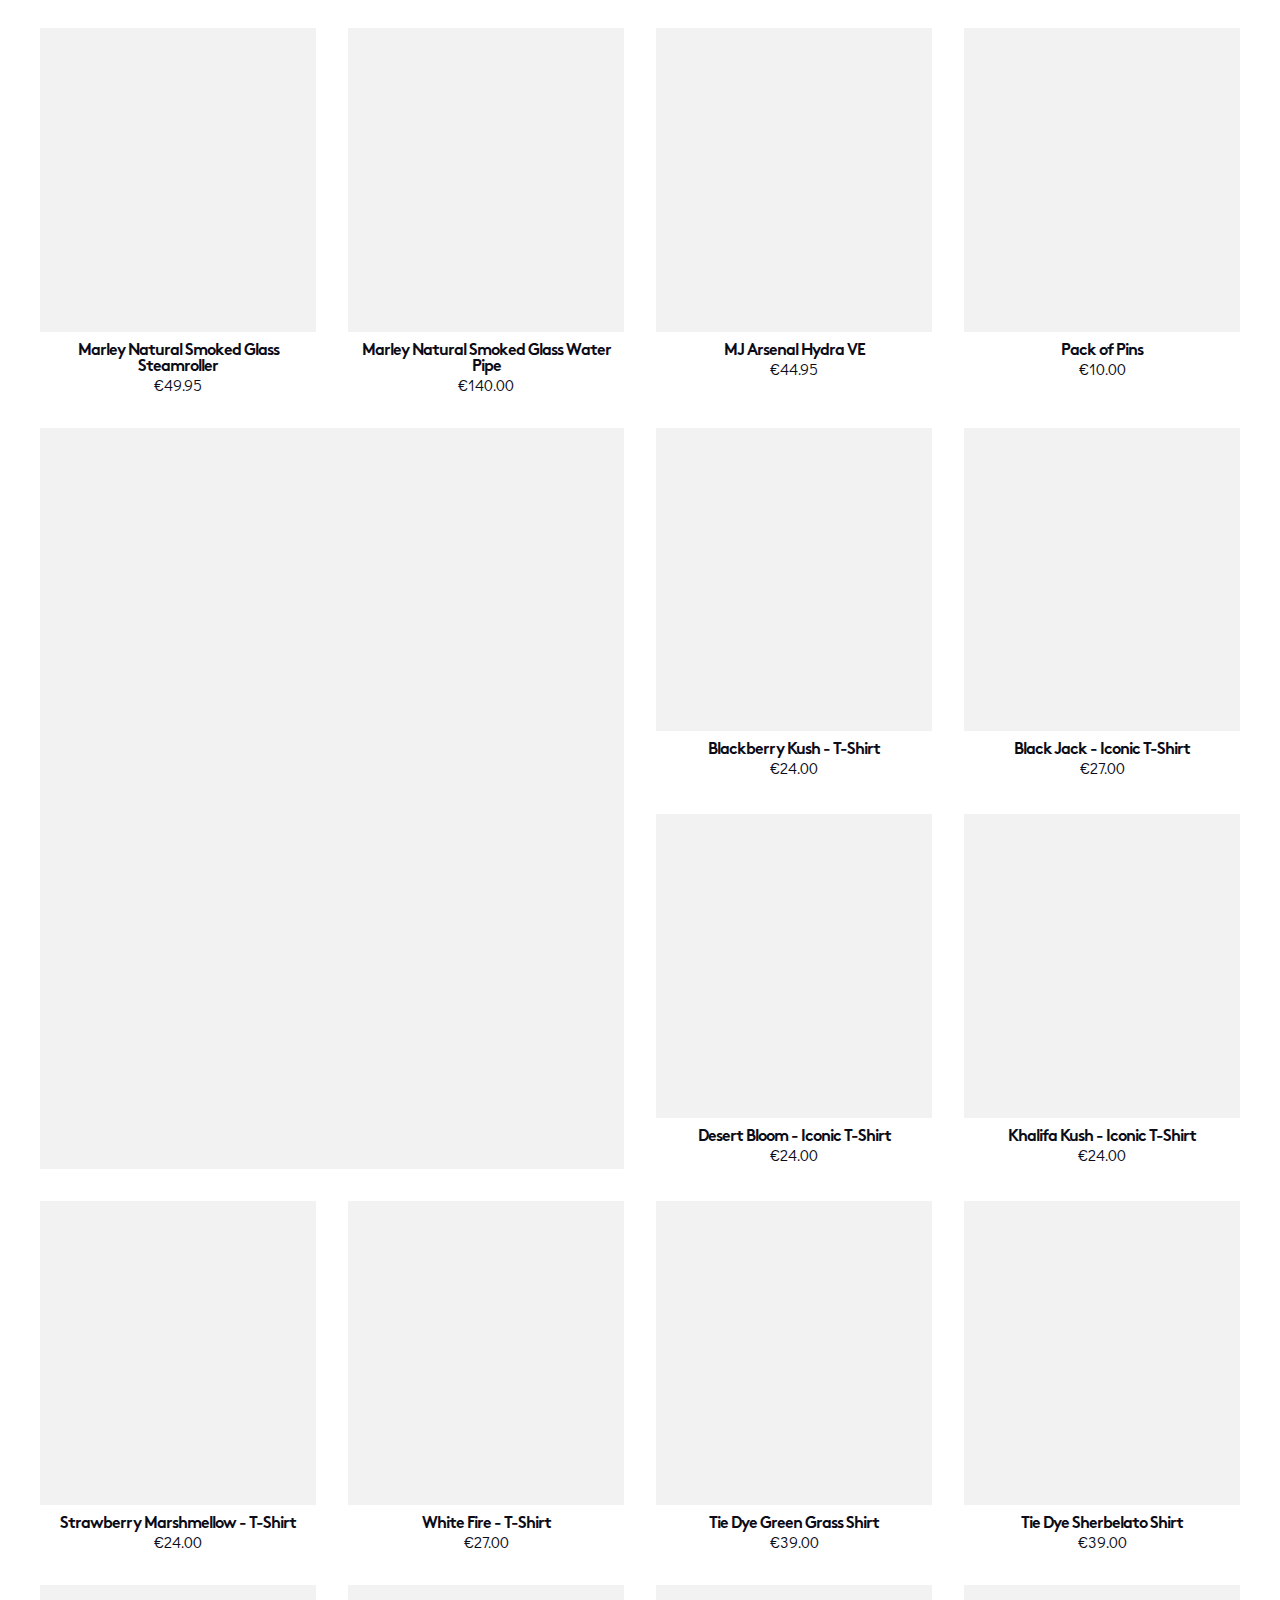
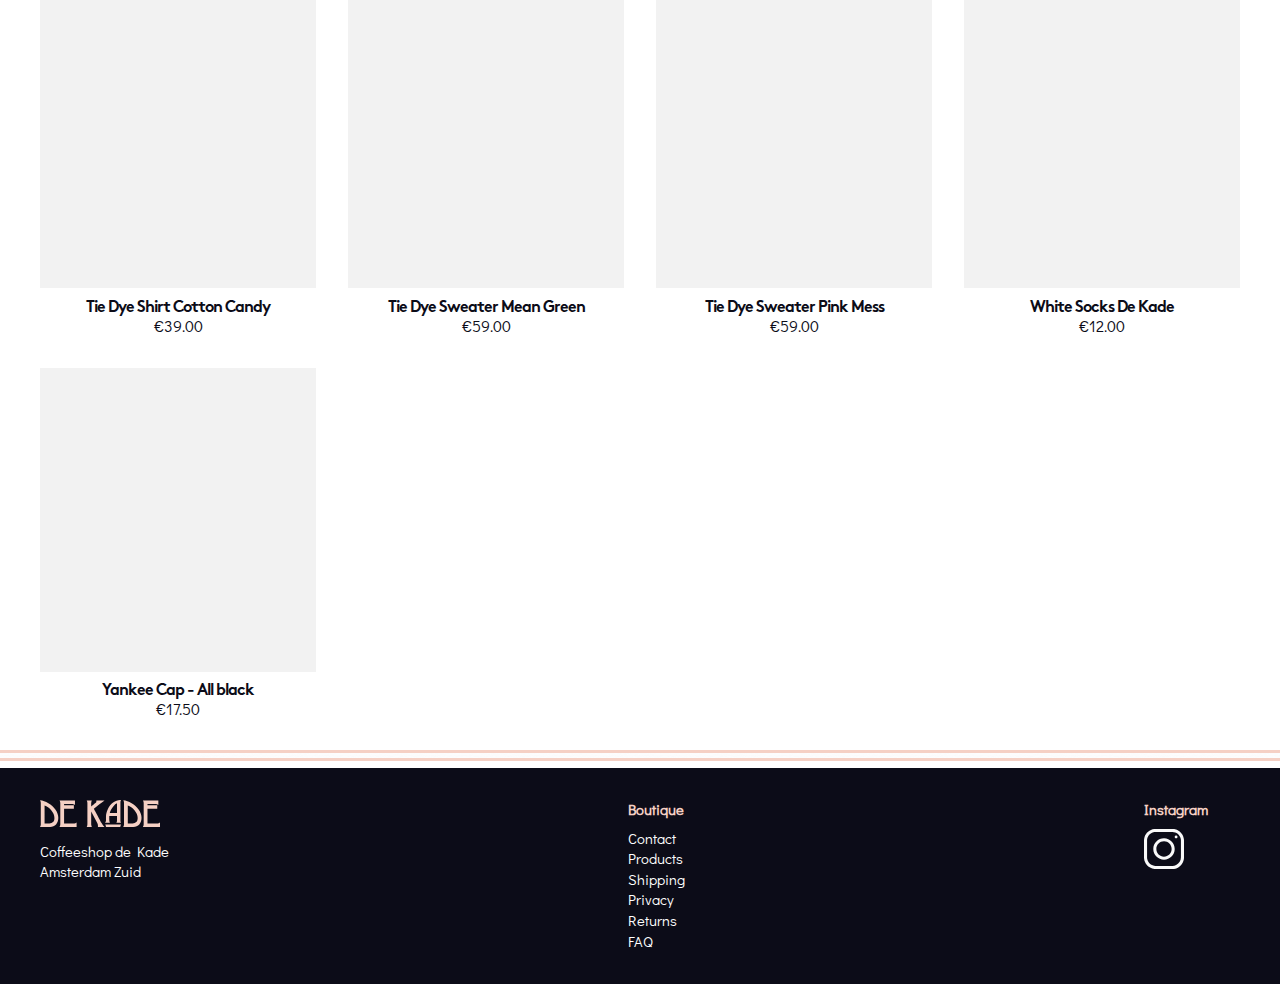
<file: products.html>
<!DOCTYPE html>
<html lang="en">

<head>
    <meta charset="utf-8">
    <meta http-equiv="X-UA-Compatible" content="IE=edge">
    <meta name="viewport" content="width=device-width, initial-scale=1">
	<meta name="author" content="Guus Groenink">
    <title>Products | De Kade Boutique</title>

    <meta name="description"
        content="Do you like our style? Check out our boutique for high quality accessories and clothing. Order now and enjoy same-day shipping.  De Kade. Amsterdam’s finest ...">

    <link rel="shortcut icon" type="image/png" href="img/icon-196x196.png">
    <link rel="shortcut icon" sizes="196x196" href="img/icon-196x196.png">
    <link rel="apple-touch-icon" href="img/icon-196x196.png">

    <!-- Facebook integration -->
    <meta property="og:title" content="Products" />

    <meta property="og:url" content="https://www.dekade-boutique.com/products/" />
    <meta property="og:type" content="article">
    <meta property="og:site_name" content="De Kade Boutique" />
    <meta property="og:description"
        content="Do you like our style? Check out our boutique for high quality accessories and clothing. Order now and enjoy same-day shipping.  De Kade. Amsterdam’s finest ..." />

    <!-- Twitter integration -->
    <meta name="twitter:card" content="summary">

    <meta name="twitter:title" content="Products" />

    <meta name="twitter:url" content="https://www.dekade-boutique.com/products/" />
    <meta name="twitter:description"
        content="Do you like our style? Check out our boutique for high quality accessories and clothing. Order now and enjoy same-day shipping.  De Kade. Amsterdam’s finest ..." />

    <link rel="canonical" href="https://www.dekade-boutique.com/products/">
    <link rel="alternate" type="application/rss+xml" title="De Kade Boutique"
        href="https://www.dekade-boutique.com/feed.xml">
    <link rel="sitemap" type="application/xml" title="Sitemap" href="https://www.dekade-boutique.com/sitemap.xml" />

    <link rel="stylesheet" href="css/style.css">
    <link rel="stylesheet" href="css/fonts.css">

</head>

<body class="webshop" id="top">
    <header class="canvasoverlay">
        <nav class="desktop">
            <a href="https://www.instagram.com/dekadeboutique/" id="instagram" target="_blank"><img src="img/insta_icon.svg" alt="instagram icoon" /></a>
            <a href="/products/cart" id="cartlink"><img src="img/cart.svg" alt="shopping cart"> (0)</a>
            <ul>
                <li id="products" class="selected"><a href="products.html">Shop</a>
                    <ul class="categorylist canvasoverlay">
                        <li><a href="products.html">Accessoires</a></li>
                        <li><a href="products.html">Bottoms</a></li>
                        <li><a href="products.html">Hoodies</a></li>
                        <li><a href="products.html">Shirts</a></li>
                        <li><a href="products.html">Smoking accessories</a></li>
                        <li><a href="products.html">Collections</a></li>
                    </ul>
                </li>
            </ul>
            <a class="meid canvasoverlay" href="index.html">
                <img id="homeimg" src="img/meid_header.png" alt="the kade boutique lady">
            </a>
            <ul>
                <li><a href="/about">About</a></li>
            </ul>
        </nav>

        <nav class="mobile">
            <label for="menu">Menu</label>
            <input id="menu" name="menu" type="checkbox" />
            <div class="hamburger">
                <span></span>
                <span></span>
                <span></span>
            </div>
            <ul class="canvasoverlay">
                <li class="selected"><a href="products.html">Shop</a>
                    <ul class="categorylist">
                        <li><a href="products.html">Accessoires</a></li>
                        <li><a href="products.html">Bottoms</a></li>
                        <li><a href="products.html">Hoodies</a></li>
                        <li><a href="products.html">Shirts</a></li>
                        <li><a href="products.html">Smoking accessories</a></li>
                        <li><a href="/collections/">Collections</a></li>
                    </ul>
                </li>
                <li><a href="/about">About</a></li>
            </ul>
        </nav>
        <a href="#top" id='backtotop'><span>Back to top &rarr;</span><span><span></span><span></span></span></a>
    </header>
    <main>
        <figure class="coverimage lines-bottom"></figure>
        <nav id="breadcrumbs"><a href="/index.html">Home</a><span class="lastitem">/ Products</span></nav>

        <section class="content mw">
            <article>
                <h1>Products</h1>
                <p>Do you like our style? Check out our boutique for high quality accessories and clothing. Order now
                    and enjoy same-day shipping. </p>
                <p>De Kade. Amsterdam’s finest since 1982. </p>
            </article>
            <form class="filters">
                <fieldset>
                    <legend>Category filter</legend>
                    <label for="filter">CATEGORY</label>
                    <select name="filter" id="filter">
                        <option value="all">All</option>
                        <option value="accessoires">Accessoires</option>
                        <option value="bottoms">Bottoms</option>
                        <option value="hoodies">Hoodies</option>
                        <option value="shirts">Shirts</option>
                        <option value="smokingaccessoires">Smoking accessories</option>
                    </select>
                </fieldset>
                <fieldset>
                    <legend>Sorting option</legend>
                    <label for="sort">Sort</label>
                    <select name="sort" id="sort">
                        <option value="az">Alfabetic (A-Z)</option>
                        <option value="za">Alfabetic (Z-A)</option>
                        <option value="highlow">Price (High-Low)</option>
                        <option value="lowhigh">Price (Low-High)</option>
                    </select>
                </fieldset>
            </form>
            <ul id="productlist">
                <li class="moodpicture big_square">
                    <a href="shirt-white">
                        <figure class="shadowoverlay hover_active">
                            <img src="uploads/pinkblueteefront.jpg" alt="Een sfeerfoto het product white fire shirt2"
                                loading='lazy'>
                            <img src="uploads/dsc-4527-1.jpg" alt="Een sfeerfoto het product white fire shirt2"
                                loading='lazy'>
                        </figure>
                    </a>
                </li>

                <li class="moodpicture normal">
                    <a href="shirt-white">
                        <figure class="shadowoverlay hover_active">
                            <img src="uploads/pinkblueteeback.jpg" alt="Een sfeerfoto het product white fire shirt"
                                loading='lazy'>
                            <img src="uploads/5.jpg" alt="Een sfeerfoto het product white fire shirt" loading='lazy'>
                        </figure>
                    </a>
                </li>

                <li class="moodpicture big_square">
                    <a href="shirt-white">
                        <figure class="shadowoverlay hover_active">
                            <img src="uploads/dsc-4573-1.jpg" alt="Een sfeerfoto het product white fire shirt"
                                loading='lazy'>
                            <img src="uploads/dsc-4787-1.jpg" alt="Een sfeerfoto het product white fire shirt"
                                loading='lazy'>
                        </figure>
                    </a>
                </li>

                <li class="moodpicture banner">
                    <a href="shirt-white">
                        <figure class="shadowoverlay hover_active">
                            <img src="uploads/dsc-4403-1.jpg" alt="Een sfeerfoto het product white fire shirt"
                                loading='lazy'>
                            <img src="uploads/dsc-4445-1-1.jpg" alt="Een sfeerfoto het product white fire shirt"
                                loading='lazy'>
                        </figure>
                    </a>
                </li>

                <li class="moodpicture banner">
                    <a href="shirt-white">
                        <figure class="shadowoverlay hover_active">
                            <img src="uploads/greenblueteefront.jpg" alt="Een sfeerfoto het product white fire shirt"
                                loading='lazy'>
                            <img src="uploads/fotomodel1.jpg" alt="Een sfeerfoto het product white fire shirt"
                                loading='lazy'>
                        </figure>
                    </a>
                </li>

                <li class="moodpicture banner">
                    <a href="shirt-white">
                        <figure class="shadowoverlay hover_active">
                            <img src="uploads/whiteteeback-1.jpg" alt="Een sfeerfoto het product white fire shirt"
                                loading='lazy'>
                            <img src="uploads/shirts.jpg" alt="Een sfeerfoto het product white fire shirt"
                                loading='lazy'>
                        </figure>
                    </a>
                </li>

                <li class="moodpicture big_square">
                    <a href="shirt-white">
                        <figure class="shadowoverlay hover_active">
                            <img src="uploads/dsc05671.jpg" alt="Een sfeerfoto het product white fire shirt"
                                loading='lazy'>
                            <img src="uploads/dsc05676.jpg" alt="Een sfeerfoto het product white fire shirt"
                                loading='lazy'>
                        </figure>
                    </a>
                </li>

                <li class="productcard" data-category="accessoires" data-price="17.5" style="order: 2">
                    <a href="/products/baseball-cap-black/">
                        <figure class="shadowoverlay hover_active ">
                            <img src="uploads/dsc07534.jpg" alt="Een foto van het product Baseball Cap - All black"
                                loading='lazy'>
                            <img src="uploads/dsc07535.jpg" alt="Een foto van het product Baseball Cap - All black"
                                loading='lazy'>
                        </figure>
                        <h2>Baseball Cap - All black</h2>
                        <span>&euro;17.50</span>
                    </a>
                </li>
                
                <li class="productcard" data-category="accessoires" data-price="17.5" style="order: 3">
                    <a href="/products/baseball-cap-white/">
                        <figure class="shadowoverlay hover_active ">
                            <img src="uploads/dsc07538.jpg"
                                alt="Een foto van het product Baseball Cap - White on Black" loading='lazy'>
                            <img src="uploads/dsc07539.jpg"
                                alt="Een foto van het product Baseball Cap - White on Black" loading='lazy'>
                        </figure>
                        <h2>Baseball Cap - White on Black</h2>
                        <span>&euro;17.50</span>
                    </a>
                </li>
                
                <li class="productcard" data-category="accessoires" data-price="15" style="order: 4">
                    <a href="/products/beanie/">
                        <figure class="shadowoverlay ">

                            <img src="uploads/muts.jpg" alt="Een foto van het product Beanie" loading='lazy'>
                        </figure>
                        <h2>Beanie</h2>
                        <span>&euro;15.00</span>
                    </a>
                </li>
                
                <li class="productcard" data-category="bottoms" data-price="39,95" style="order: 5">
                    <a href="/products/black-pants/">
                        <figure class="shadowoverlay ">

                            <img src="uploads/blackshortslong.jpg" alt="Een foto van het product Black Pants"
                                loading='lazy'>
                        </figure>
                        <h2>Black Pants</h2>
                        <span>&euro;39.00</span>
                    </a>
                </li>
                
                <li class="productcard" data-category="bottoms" data-price="34,95" style="order: 6">
                    <a href="/products/black-shorts/">
                        <figure class="shadowoverlay hover_active ">
                            <img src="uploads/blackshorts.jpg" alt="Een foto van het product Black Shorts"
                                loading='lazy'>
                            <img src="uploads/blackshorts.jpg" alt="Een foto van het product Black Shorts"
                                loading='lazy'>
                        </figure>
                        <h2>Black Shorts</h2>
                        <span>&euro;34.00</span>
                    </a>
                </li>
                
                <li class="productcard" data-category="smokingaccessoires" data-price="40" style="order: 7">
                    <a href="/products/blazer-big-buddy-torch/">
                        <figure class="shadowoverlay hover_active ">
                            <img src="uploads/bigbuddies.jpg" alt="Een foto van het product Blazer Big Buddy torch"
                                loading='lazy'>
                            <img src="uploads/bigvbuddy.jpg" alt="Een foto van het product Blazer Big Buddy torch"
                                loading='lazy'>
                        </figure>
                        <h2>Blazer Big Buddy torch</h2>
                        <span>&euro;40.00</span>
                    </a>
                </li>
                
                <li class="productcard" data-category="accessoires" data-price="9.95" style="order: 8">
                    <a href="/products/fanny-pack-black/">
                        <figure class="shadowoverlay hover_active ">
                            <img src="uploads/dsc07547.jpg" alt="Een foto van het product Fanny pack - White"
                                loading='lazy'>
                            <img src="uploads/dsc07541.jpg" alt="Een foto van het product Fanny pack - White"
                                loading='lazy'>
                        </figure>
                        <h2>Fanny pack - White</h2>
                        <span>&euro;9.95</span>
                    </a>
                </li>
                
                <li class="productcard" data-category="smokingaccessoires" data-price="89.95" style="order: 9">
                    <a href="/products/g-pen-pro-1/">
                        <figure class="shadowoverlay hover_active ">
                            <img src="uploads/gpenpropackage.jpg" alt="Een foto van het product G Pen Pro"
                                loading='lazy'>
                            <img src="uploads/gpenpro.jpg" alt="Een foto van het product G Pen Pro" loading='lazy'>
                        </figure>
                        <h2>G Pen Pro</h2>
                        <span>&euro;89.95</span>
                    </a>
                </li>
                
                <li class="productcard" data-category="smokingaccessoires" data-price="115" style="order: 10">
                    <a href="/products/g-pen-pro/">
                        <figure class="shadowoverlay hover_active ">
                            <img src="uploads/gpenelite2.png" alt="Een foto van het product G Pen Elite"
                                loading='lazy'>
                            <img src="uploads/gpenelite.jpg" alt="Een foto van het product G Pen Elite" loading='lazy'>
                        </figure>
                        <h2>G Pen Elite</h2>
                        <span>&euro;115.00</span>
                    </a>
                </li>
                
                <li class="productcard" data-category="accessoires" data-price="12" style="order: 11">
                    <a href="/products/green-socks-de-kade/">
                        <figure class="shadowoverlay ">

                            <img src="uploads/groenesokken.jpg" alt="Een foto van het product Green Socks De Kade"
                                loading='lazy'>
                        </figure>
                        <h2>Green Socks De Kade</h2>
                        <span>&euro;12.00</span>
                    </a>
                </li>
                
                <li class="productcard" data-category="bottoms" data-price="39,95" style="order: 12">
                    <a href="/products/grey-pants/">
                        <figure class="shadowoverlay hover_active ">
                            <img src="uploads/greyshortslong.jpg" alt="Een foto van het product Grey Pants"
                                loading='lazy'>
                            <img src="uploads/greyshortslong.jpg" alt="Een foto van het product Grey Pants"
                                loading='lazy'>
                        </figure>
                        <h2>Grey Pants</h2>
                        <span>&euro;39.00</span>
                    </a>
                </li>
                
                <li class="productcard" data-category="bottoms" data-price="34,95" style="order: 13">
                    <a href="/products/grey-shorts/">
                        <figure class="shadowoverlay hover_active ">
                            <img src="uploads/greyshorts-1.jpg" alt="Een foto van het product Grey Shorts"
                                loading='lazy'>
                            <img src="uploads/greyshorts-1.jpg" alt="Een foto van het product Grey Shorts"
                                loading='lazy'>
                        </figure>
                        <h2>Grey Shorts</h2>
                        <span>&euro;34.00</span>
                    </a>
                </li>
                
                <li class="productcard" data-category="smokingaccessoires" data-price="28" style="order: 14">
                    <a href="/products/grinder-black/">
                        <figure class="shadowoverlay hover_active ">
                            <img src="uploads/vibesgrinderblack-1.jpg"
                                alt="Een foto van het product Vibes x Aerospaced 2-Piece Grinder - Black"
                                loading='lazy'>
                            <img src="uploads/vibesgrindeblack2-1.jpg"
                                alt="Een foto van het product Vibes x Aerospaced 2-Piece Grinder - Black"
                                loading='lazy'>
                        </figure>
                        <h2>Vibes x Aerospaced 2-Piece Grinder - Black</h2>
                        <span>&euro;28.00</span>
                    </a>
                </li>
                
                <li class="productcard" data-category="smokingaccessoires" data-price="10" style="order: 15">
                    <a href="/products/grinder-cookie/">
                        <figure class="shadowoverlay hover_active ">
                            <img src="uploads/hempgrinders.jpg" alt="Een foto van het product Hemp grinder - Cookie"
                                loading='lazy'>
                            <img src="img/grinders/coffeeshop_amsterdam_zuid__hempgrinder_cookie.jpg"
                                alt="Een foto van het product Hemp grinder - Cookie" loading='lazy'>
                        </figure>
                        <h2>Hemp grinder - Cookie</h2>
                        <span>&euro;10.00</span>
                    </a>
                </li>
                
                <li class="productcard" data-category="smokingaccessoires" data-price="28" style="order: 16">
                    <a href="/products/grinder-gold/">
                        <figure class="shadowoverlay hover_active ">
                            <img src="uploads/vibesgrindergold.jpg"
                                alt="Een foto van het product Vibes x Aerospaced 2-Piece Grinder - Gold" loading='lazy'>
                            <img src="uploads/vibesgrindergi.jpg"
                                alt="Een foto van het product Vibes x Aerospaced 2-Piece Grinder - Gold" loading='lazy'>
                        </figure>
                        <h2>Vibes x Aerospaced 2-Piece Grinder - Gold</h2>
                        <span>&euro;28.00</span>
                    </a>
                </li>
                
                <li class="productcard" data-category="smokingaccessoires" data-price="89" style="order: 17">
                    <a href="/products/higher-standards-blazer-big-shot-torch-copy/">
                        <figure class="shadowoverlay hover_active ">
                            <img src="uploads/dynavap.jpg" alt="Een foto van het product DynaVap VapCap 'M' 2019 Gold"
                                loading='lazy'>
                            <img src="img/wat5/coffeeshop_amsterdam_zuid_pipes_metal.jpg"
                                alt="Een foto van het product DynaVap VapCap 'M' 2019 Gold" loading='lazy'>
                        </figure>
                        <h2>DynaVap VapCap 'M' 2019 Gold</h2>
                        <span>&euro;89.00</span>
                    </a>
                </li>
                
                <li class="productcard" data-category="smokingaccessoires" data-price="84.95" style="order: 18">
                    <a href="/products/higher-standards-blazer-big-shot-torch/">
                        <figure class="shadowoverlay hover_active ">
                            <img src="uploads/higher-standards-blazer-big-shot-torch.jpg"
                                alt="Een foto van het product Higher Standards Blazer Big Shot Torch" loading='lazy'>
                            <img src="img/wat6/coffeeshop_amsterdam_zuid_salt_rocks.jpg"
                                alt="Een foto van het product Higher Standards Blazer Big Shot Torch" loading='lazy'>
                        </figure>
                        <h2>Higher Standards Blazer Big Shot Torch</h2>
                        <span>&euro;84.95</span>
                    </a>
                </li>
                
                <li class="productcard" data-category="hoodies" data-price="45" style="order: 19">
                    <a href="/products/hoodie-black/">
                        <figure class="shadowoverlay hover_active ">
                            <img src="uploads/blacksweaterback.jpg"
                                alt="Een foto van het product Black Cherry Soda -  Hoodie&nbsp;" loading='lazy'>
                            <img src="uploads/blacksweaterfront.jpg"
                                alt="Een foto van het product Black Cherry Soda -  Hoodie&nbsp;" loading='lazy'>
                        </figure>
                        <h2>Black Cherry Soda - Hoodie&nbsp;</h2>
                        <span>&euro;45.00</span>
                    </a>
                </li>
                
                <li class="productcard" data-category="hoodies" data-price="45" style="order: 20">
                    <a href="/products/hoodie-green/">
                        <figure class="shadowoverlay hover_active ">
                            <img src="uploads/greensweaterback.jpg"
                                alt="Een foto van het product Green Crack - Hoodie&nbsp;" loading='lazy'>
                            <img src="uploads/greensweaterfront.jpg"
                                alt="Een foto van het product Green Crack - Hoodie&nbsp;" loading='lazy'>
                        </figure>
                        <h2>Green Crack - Hoodie&nbsp;</h2>
                        <span>&euro;45.00</span>
                    </a>
                </li>
                
                <li class="productcard" data-category="hoodies" data-price="45" style="order: 21">
                    <a href="/products/hoodie-grey/">
                        <figure class="shadowoverlay hover_active ">
                            <img src="uploads/greysweaterback.jpg"
                                alt="Een foto van het product Trainwreck -  Hoodie&nbsp;" loading='lazy'>
                            <img src="uploads/greysweaterfront.jpg"
                                alt="Een foto van het product Trainwreck -  Hoodie&nbsp;" loading='lazy'>
                        </figure>
                        <h2>Trainwreck - Hoodie&nbsp;</h2>
                        <span>&euro;45.00</span>
                    </a>
                </li>
                
                <li class="productcard" data-category="shirts" data-price="24,95" style="order: 22">
                    <a href="/products/iconic-grey-tee/">
                        <figure class="shadowoverlay hover_active ">
                            <img src="uploads/greyteeb.jpg"
                                alt="Een foto van het product Grease Monkey Iconic  T-shirt" loading='lazy'>
                            <img src="uploads/greytee.jpg" alt="Een foto van het product Grease Monkey Iconic  T-shirt"
                                loading='lazy'>
                        </figure>
                        <h2>Grease Monkey Iconic T-shirt</h2>
                        <span>&euro;24.00</span>
                    </a>
                </li>
                
                <li class="productcard" data-category="shirts" data-price="29,95" style="order: 23">
                    <a href="/products/longsleeve-black-widow/">
                        <figure class="shadowoverlay hover_active ">
                            <img src="uploads/blacklongsleeveback.jpg"
                                alt="Een foto van het product Black Widow - Longsleeve" loading='lazy'>
                            <img src="img/fotos_shoot_aug/black_widow_longsleeve_STTM558_front.jpg"
                                alt="Een foto van het product Black Widow - Longsleeve" loading='lazy'>
                        </figure>
                        <h2>Black Widow - Longsleeve</h2>
                        <span>&euro;29.00</span>
                    </a>
                </li>
                
                <li class="productcard" data-category="shirts" data-price="29,95" style="order: 24">
                    <a href="/products/longsleeve-mean-green/">
                        <figure class="shadowoverlay hover_active ">
                            <img src="uploads/greenlongsleeveback.jpg"
                                alt="Een foto van het product Mean Green - Longsleeve" loading='lazy'>
                            <img src="uploads/greenlongsleevefront.jpg"
                                alt="Een foto van het product Mean Green - Longsleeve" loading='lazy'>
                        </figure>
                        <h2>Mean Green - Longsleeve</h2>
                        <span>&euro;29.00</span>
                    </a>
                </li>
                
                <li class="productcard" data-category="smokingaccessoires" data-price="15" style="order: 25">
                    <a href="/products/marley-natural-glass-filter/">
                        <figure class="shadowoverlay hover_active ">
                            <img src="uploads/mjfilterglas.jpg"
                                alt="Een foto van het product Marley Natural glass filter (6 pieces)" loading='lazy'>
                            <img src="img/wat2/coffeeshop_amsterdam_zuid_glass_filter_tips_1.jpg"
                                alt="Een foto van het product Marley Natural glass filter (6 pieces)" loading='lazy'>
                        </figure>
                        <h2>Marley Natural glass filter (6 pieces)</h2>
                        <span>&euro;15.00</span>
                    </a>
                </li>
                
                <li class="productcard" data-category="smokingaccessoires" data-price="99.95" style="order: 26">
                    <a href="/products/marley-natural-smoked-glass-bubbler/">
                        <figure class="shadowoverlay hover_active ">
                            <img src="uploads/dsc07949.jpg"
                                alt="Een foto van het product Marley Natural Smoked Glass Bubbler" loading='lazy'>
                            <img src="uploads/marleynaturalbb.jpg"
                                alt="Een foto van het product Marley Natural Smoked Glass Bubbler" loading='lazy'>
                        </figure>
                        <h2>Marley Natural Smoked Glass Bubbler</h2>
                        <span>&euro;99.95</span>
                    </a>
                </li>
                
                <li class="productcard" data-category="smokingaccessoires" data-price="49.95" style="order: 27">
                    <a href="/products/marley-natural-smoked-glass-steamroller/">
                        <figure class="shadowoverlay hover_active ">
                            <img src="uploads/dsc07946.jpg"
                                alt="Een foto van het product Marley Natural Smoked Glass Steamroller" loading='lazy'>
                            <img src="uploads/steamroller.jpg"
                                alt="Een foto van het product Marley Natural Smoked Glass Steamroller" loading='lazy'>
                        </figure>
                        <h2>Marley Natural Smoked Glass Steamroller</h2>
                        <span>&euro;49.95</span>
                    </a>
                </li>
                
                <li class="productcard" data-category="smokingaccessoires" data-price="140" style="order: 28">
                    <a href="/products/marley-natural-smoked-glass-water-pipe/">
                        <figure class="shadowoverlay hover_active ">
                            <img src="uploads/dsc07950.jpg"
                                alt="Een foto van het product Marley Natural Smoked Glass Water Pipe" loading='lazy'>
                            <img src="uploads/bigbongmj.jpg"
                                alt="Een foto van het product Marley Natural Smoked Glass Water Pipe" loading='lazy'>
                        </figure>
                        <h2>Marley Natural Smoked Glass Water Pipe</h2>
                        <span>&euro;140.00</span>
                    </a>
                </li>
                
                <li class="productcard" data-category="smokingaccessoires" data-price="44.95" style="order: 29">
                    <a href="/products/mj-arsenal-hydra-ve/">
                        <figure class="shadowoverlay hover_active ">
                            <img src="uploads/20200416-dsc-2308.jpg" alt="Een foto van het product MJ Arsenal Hydra VE"
                                loading='lazy'>
                            <img src="uploads/mj-arsenal-hydra-ve.jpg"
                                alt="Een foto van het product MJ Arsenal Hydra VE" loading='lazy'>
                        </figure>
                        <h2>MJ Arsenal Hydra VE</h2>
                        <span>&euro;44.95</span>
                    </a>
                </li>
                
                <li class="productcard" data-category="accessoires" data-price="10,00" style="order: 30">
                    <a href="/products/pack-of-pins/">
                        <figure class="shadowoverlay hover_active ">
                            <img src="uploads/dsc07738.jpg" alt="Een foto van het product Pack of Pins" loading='lazy'>
                            <img src="uploads/dekadepin2.jpg" alt="Een foto van het product Pack of Pins"
                                loading='lazy'>
                        </figure>
                        <h2>Pack of Pins</h2>
                        <span>&euro;10.00</span>
                    </a>
                </li>
                
                <li class="productcard" data-category="shirts" data-price="24,95" style="order: 31">
                    <a href="/products/shirt-black/">
                        <figure class="shadowoverlay hover_active ">
                            <img src="uploads/blackcrewteeb-1.jpg"
                                alt="Een foto van het product Blackberry Kush - T-Shirt" loading='lazy'>
                            <img src="uploads/blackcrewtee-1.jpg"
                                alt="Een foto van het product Blackberry Kush - T-Shirt" loading='lazy'>
                        </figure>
                        <h2>Blackberry Kush - T-Shirt</h2>
                        <span>&euro;24.00</span>
                    </a>
                </li>
                
                <li class="productcard" data-category="shirts" data-price="27,95" style="order: 32">
                    <a href="/products/shirt-iconic-black/">
                        <figure class="shadowoverlay hover_active ">
                            <img src="uploads/blackteeback-1.jpg"
                                alt="Een foto van het product Black Jack - Iconic T-Shirt" loading='lazy'>
                            <img src="uploads/blackteefront-1.jpg"
                                alt="Een foto van het product Black Jack - Iconic T-Shirt" loading='lazy'>
                        </figure>
                        <h2>Black Jack - Iconic T-Shirt</h2>
                        <span>&euro;27.00</span>
                    </a>
                </li>
                
                <li class="productcard" data-category="shirts" data-price="24,95" style="order: 33">
                    <a href="/products/shirt-iconic-desert/">
                        <figure class="shadowoverlay hover_active ">
                            <img src="uploads/dessertteeback-1.jpg"
                                alt="Een foto van het product Desert Bloom - Iconic T-Shirt" loading='lazy'>
                            <img src="uploads/dessertteefront.jpg"
                                alt="Een foto van het product Desert Bloom - Iconic T-Shirt" loading='lazy'>
                        </figure>
                        <h2>Desert Bloom - Iconic T-Shirt</h2>
                        <span>&euro;24.00</span>
                    </a>
                </li>
                
                <li class="productcard" data-category="shirts" data-price="24,95" style="order: 34">
                    <a href="/products/shirt-iconic-green/">
                        <figure class="shadowoverlay hover_active ">
                            <img src="uploads/darkgreenteeback.jpg"
                                alt="Een foto van het product Khalifa Kush - Iconic T-Shirt" loading='lazy'>
                            <img src="uploads/darkgreenteefront.jpg"
                                alt="Een foto van het product Khalifa Kush - Iconic T-Shirt" loading='lazy'>
                        </figure>
                        <h2>Khalifa Kush - Iconic T-Shirt</h2>
                        <span>&euro;24.00</span>
                    </a>
                </li>
                
                <li class="productcard" data-category="shirts" data-price="24,95" style="order: 35">
                    <a href="/products/shirt-strawberry-marshmellow/">
                        <figure class="shadowoverlay hover_active ">
                            <img src="uploads/pinkishteeb.jpg"
                                alt="Een foto van het product Strawberry Marshmellow - T-Shirt" loading='lazy'>
                            <img src="uploads/pinkishtee.jpg"
                                alt="Een foto van het product Strawberry Marshmellow - T-Shirt" loading='lazy'>
                        </figure>
                        <h2>Strawberry Marshmellow - T-Shirt</h2>
                        <span>&euro;24.00</span>
                    </a>
                </li>
                
                <li class="productcard" data-category="shirts" data-price="27,95" style="order: 36">
                    <a href="/products/shirt-white/">
                        <figure class="shadowoverlay hover_active ">
                            <img src="uploads/whiteteeback.jpg" alt="Een foto van het product White Fire - T-Shirt"
                                loading='lazy'>
                            <img src="uploads/whiteteefront.jpg" alt="Een foto van het product White Fire - T-Shirt"
                                loading='lazy'>
                        </figure>
                        <h2>White Fire - T-Shirt</h2>
                        <span>&euro;27.00</span>
                    </a>
                </li>
                
                <li class="productcard" data-category="shirts" data-price="39,95" style="order: 37">
                    <a href="/products/tie-dye-green-grass-shirt/">
                        <figure class="shadowoverlay hover_active ">
                            <img src="uploads/greenblueteeback.jpg"
                                alt="Een foto van het product Tie Dye Green Grass Shirt" loading='lazy'>
                            <img src="uploads/greenblueteefront-1.jpg"
                                alt="Een foto van het product Tie Dye Green Grass Shirt" loading='lazy'>
                        </figure>
                        <h2>Tie Dye Green Grass Shirt</h2>
                        <span>&euro;39.00</span>
                    </a>
                </li>
                
                <li class="productcard" data-category="shirts" data-price="39,95" style="order: 38">
                    <a href="/products/tie-dye-sherbelato-shirt/">
                        <figure class="shadowoverlay hover_active ">
                            <img src="uploads/pinkblueteeback-1.jpg"
                                alt="Een foto van het product Tie Dye Sherbelato Shirt" loading='lazy'>
                            <img src="uploads/pinkblueteefront-1.jpg"
                                alt="Een foto van het product Tie Dye Sherbelato Shirt" loading='lazy'>
                        </figure>
                        <h2>Tie Dye Sherbelato Shirt</h2>
                        <span>&euro;39.00</span>
                    </a>
                </li>
                
                <li class="productcard" data-category="shirts" data-price="39,95" style="order: 39">
                    <a href="/products/tie-dye-shirt-cotton-candy/">
                        <figure class="shadowoverlay hover_active ">
                            <img src="uploads/pinkpurpleteeback.jpg"
                                alt="Een foto van het product Tie Dye Shirt Cotton Candy" loading='lazy'>
                            <img src="uploads/pinkpurpleteefront.jpg"
                                alt="Een foto van het product Tie Dye Shirt Cotton Candy" loading='lazy'>
                        </figure>
                        <h2>Tie Dye Shirt Cotton Candy</h2>
                        <span>&euro;39.00</span>
                    </a>
                </li>
                
                <li class="productcard" data-category="hoodies" data-price="59,95" style="order: 40">
                    <a href="/products/tie-dye-sweater-mean-green/">
                        <figure class="shadowoverlay hover_active ">
                            <img src="uploads/tydyesweatergreygreenb.jpg"
                                alt="Een foto van het product Tie Dye Sweater Mean Green" loading='lazy'>
                            <img src="uploads/tydyesweatergreygreen.jpg"
                                alt="Een foto van het product Tie Dye Sweater Mean Green" loading='lazy'>
                        </figure>
                        <h2>Tie Dye Sweater Mean Green</h2>
                        <span>&euro;59.00</span>
                    </a>
                </li>
                
                <li class="productcard" data-category="hoodies" data-price="59,95" style="order: 41">
                    <a href="/products/tie-dye-sweater-pink-mess/">
                        <figure class="shadowoverlay hover_active ">
                            <img src="uploads/tydyesweaterpinkpurpleb.jpg"
                                alt="Een foto van het product Tie Dye Sweater Pink Mess" loading='lazy'>
                            <img src="uploads/tydyesweaterpinkpurple.jpg"
                                alt="Een foto van het product Tie Dye Sweater Pink Mess" loading='lazy'>
                        </figure>
                        <h2>Tie Dye Sweater Pink Mess</h2>
                        <span>&euro;59.00</span>
                    </a>
                </li>
                
                <li class="productcard" data-category="accessoires" data-price="12" style="order: 42">
                    <a href="/products/white-socks-de-kade/">
                        <figure class="shadowoverlay ">

                            <img src="uploads/wittesokken.jpg" alt="Een foto van het product White Socks De Kade"
                                loading='lazy'>
                        </figure>
                        <h2>White Socks De Kade</h2>
                        <span>&euro;12.00</span>
                    </a>
                </li>
                
                <li class="productcard" data-category="accessoires" data-price="17.5" style="order: 43">
                    <a href="/products/yankee-cap-black/">
                        <figure class="shadowoverlay ">

                            <img src="uploads/dsc07529.jpg" alt="Een foto van het product Yankee Cap - All black"
                                loading='lazy'>
                        </figure>
                        <h2>Yankee Cap - All black</h2>
                        <span>&euro;17.50</span>
                    </a>
                </li>
            </ul>
        </section>
    </main>
    <footer class="canvasoverlay lines-top">
        <nav>
            <ul>
                <li><a href="https://www.coffeeshopdekade.nl/"><img src="img/kade_logo.svg"
                            alt="logo coffeeshop de kade"></a></li>
                <li><a href="https://www.coffeeshopdekade.nl/">Coffeeshop de Kade</a></li>
                <li><a href="https://www.coffeeshopdekade.nl/">Amsterdam Zuid</a></li>
            </ul>
            <ul>
                <li><a href="/index.html">Boutique</a></li>
                <li><a href="/contact/">Contact</a></li>
                <li><a href="/products/">Products</a></li>
                <li><a href="/shipping">Shipping</a></li>
                <li><a href="/privacy">Privacy</a></li>
                <li><a href="/returns">Returns</a></li>
                <li><a href="/faq">FAQ</a></li>
            </ul>
            <ul>
                <li><a href="https://www.instagram.com/dekadeboutique/">Instagram</a></li>
                <li><a href="https://www.instagram.com/dekadeboutique/"><img src="img/insta_icon_white.svg"
                            alt="logo instagram"></a></li>
            </ul>
        </nav>
    </footer>
    <script src="js/script.js"></script>
</body>

</html>
</file>
<file: css/fonts.css>
/* didact-gothic-regular - latin */
@font-face {
    font-display: swap;
    font-family: 'Didact Gothic';
    font-style: normal;
    font-weight: 400;
    src: local('Didact Gothic Regular'), local('DidactGothic-Regular'),
         url('../fonts/didact-gothic-v13-latin-regular.woff2') format('woff2'), /* Chrome 26+, Opera 23+, Firefox 39+ */
         url('../fonts/didact-gothic-v13-latin-regular.woff') format('woff'); /* Chrome 6+, Firefox 3.6+, IE 9+, Safari 5.1+ */
}
/* didact-gothic-regular - latin */
@font-face {
    font-display: swap;
    font-family: 'Quaint Gothic';
    font-style: normal;
    font-weight: 400;
    src: local('Didact Gothic Regular'), local('QuaintGothicSGOT-Regular'),
         url('../fonts/QuaintGothicSGOT-Regular.woff2') format('woff2'), /* Chrome 26+, Opera 23+, Firefox 39+ */
         url('../fonts/QuaintGothicSGOT-Regular.woff') format('woff'); /* Chrome 6+, Firefox 3.6+, IE 9+, Safari 5.1+ */
}
/* fira-sans-500 - latin */
@font-face {
    font-display: swap;
    font-family: 'Fira Sans';
    font-style: normal;
    font-weight: 500;
    src: local('Fira Sans Medium'), local('FiraSans-Medium'),
         url('../fonts/fira-sans-v10-latin-500.woff2') format('woff2'), /* Chrome 26+, Opera 23+, Firefox 39+ */
         url('../fonts/fira-sans-v10-latin-500.woff') format('woff'); /* Chrome 6+, Firefox 3.6+, IE 9+, Safari 5.1+ */
}
/** Generated by FG **/
@font-face {
    font-display: swap;
	font-family: 'Conv_BrownStd-BoldAlt';
	src: url('../fonts/BrownStd-BoldAlt.eot');
	src: local('☺'), url('../fonts/BrownStd-BoldAlt.woff') format('woff'), url('../fonts/BrownStd-BoldAlt.ttf') format('truetype'), url('../fonts/BrownStd-BoldAlt.svg') format('svg');
	font-weight: normal; 
	font-style: normal;
}
</file>
<file: css/style.css>
/* CSS RESET */
* {padding: 0; margin: 0;}
html {font-size: 16px; scroll-behavior: smooth;}
body {font-size: 1rem; color: #444; font-family: 'Didact Gothic'; line-height: 1.4;}
ul {list-style-type: none;}
p {margin-bottom: 1.4em;}
a {color: #F5D0C4; text-decoration: none;}
strong, em {font-weight: 300;  font-style: normal;}

/* H1 H2 */
h1, h2 {margin-bottom: 0.8rem; color: #0C0C18;}
h1 {font-size: 3rem; font-weight: normal; font-family: 'Conv_BrownStd-BoldAlt'; letter-spacing: -1px; line-height: 0.9; margin-bottom: 2rem;}
h2 {font-size: 2rem; line-height: 1; font-family: 'Conv_BrownStd-BoldAlt'; font-weight: normal; letter-spacing: -1px;}
.home h2 {font-size: 3rem;}


/* GENERAL STUFF */
section {position: relative;}
section.mw { max-width: 75rem; margin: 0 auto; width: calc(100% - 2rem);}

.canvasoverlay::before {display:block; content: ""; position: absolute; top: 0; left: 0; background: url(/img/paper.png); opacity: 0.15; background-size: 20rem; width: 100%; height:100%; margin:0; pointer-events: none;}

.lines-bottom::after {content: ""; width: 100vw; height: 5px; border-top: 3px solid #F5D0C4; border-bottom: 3px solid #F5D0C4; position: absolute; bottom: -18px; }
.lines-top::before {content: ""; width: 100vw; height: 5px; border-top: 3px solid #F5D0C4; border-bottom: 3px solid #F5D0C4; position: absolute; top: -18px; }

fieldset legend { display: none; }
.displayNone { display: none; }

/* BACK TO TOP */
#backtotop {position: fixed;transition: 300ms ease; border-bottom: 0.15rem solid transparent; opacity: 0; visibility: hidden; bottom: 5rem; z-index: 10; right: -1.5rem; color: #F5D0C4; font-family: "Conv_BrownStd-BoldAlt";  text-transform: uppercase;  transform: rotate(-90deg);}
#backtotop:hover {border-bottom: 0.15rem solid #F5D0C4;}
#backtotop.showBackToTop {opacity: 1; visibility: visible;}




/* HEADER */
header {position: fixed;  top: 0; width: 100%; max-width: 175rem; height: 4.8rem; background: #0C0C18; z-index: 99; box-shadow: 0px 0px 10px rgba(0,0,0,0.5);}
header .overlay {width:100%; height:4.8rem; max-width: 175rem; position: fixed;  background: url(/img/paper.png); opacity:0.15; background-size: 20rem; }
header nav.desktop {display: flex; align-items: center;}
header li {list-style: none; display: inline; }
header li a, header label {cursor: pointer; text-decoration: none; color: #F5D0C4; font-size: 1.3rem; display: inline-block; margin: 1.425rem 1rem 1.425rem 1rem; border-bottom: 0.15rem solid transparent;}
header li a:hover, header li.selected > a {border-bottom: 0.15rem solid #F5D0C4;}

header #instagram {position: fixed; left: 2rem;}
header #instagram img {width: 1.5rem; height: 1.5rem; display: block;}

header nav.desktop ul:nth-of-type(1) {position: absolute; right: calc(50% + 10rem);}
header nav.desktop ul:nth-of-type(2) {position: relative; left: calc(50% + 10rem);}

header #homeimg {width: 7.5rem; height:auto; position: absolute; top:2px; left: -5px; z-index: 5;}
header a.meid {position: absolute; left:0; right: 0; margin-left: auto; margin-right: auto; top:0.4rem; width: 6.5rem; height:6.5rem; background: #0C0C18; border-radius: 50%;}
header a.meid.canvasoverlay::before {border-radius: 50%;}

.home header a.meid {transform: translateY(-7rem); transition: 500ms ease;}
.home header a.meid.show {transform: none;}

header #cartlink {display:flex;  position: absolute;  right: 2rem;  font-size: 0.77rem; line-height: 1.2; padding: 0.25rem 0 0.4rem;  text-decoration: none; font-size: 1rem;}
header #cartlink img {margin-right:0.5rem; }

header #products {position:relative; }
header #products a {font-size: 1rem; position: relative; z-index: 3;} 
header #products > a {position:relative; z-index: 3; font-size:1.3rem;}

header #products ul {position: absolute; top:1rem; left: 0; z-index: 2; width: 10rem; right: auto; transition: 300ms; opacity: 0; visibility:hidden; background: #0C0C18; padding: 1rem; margin-left: -1rem; box-shadow: 0 2px 4px 0 rgba(0,0,0,0.50); display:flex; flex-direction: column;}
header #products:hover ul {opacity: 1; visibility: visible;}
header #products ul li:first-of-type  a{ margin-top: 0.5rem;}
header #products ul li a { margin: 0.2rem auto;}

header nav.mobile > ul {width: 100vw;  left: 0; top: 4.8rem; background: #0C0C18; z-index: -1; flex-direction: column;  position: absolute; transition: 500ms ease; transform: translateY(-30rem); opacity: 0; visibility: hidden;}
header nav.mobile > ul > li a {margin: 1rem 0 0.2rem 1rem;}
header nav.mobile > ul > li:last-of-type {margin-bottom: 1rem;}
header nav.mobile > ul ul {display: flex; flex-direction: column; margin-left: 2rem;}
header nav.mobile > ul ul li a {font-size: 0.9rem; margin: 0; padding: 0.5rem 0 0.2rem; }

header nav.mobile label {display: none;}
header nav.mobile input {z-index: 3; position: fixed; width: 2rem; height: 2rem; opacity: 0; right: 1.3rem; top: 1.3rem;}
header nav.mobile input:checked ~ ul {transform: translateY(0%); z-index: -1; opacity: 1; visibility: visible;}

header nav.mobile .hamburger { position: fixed; right: 1.6rem; top: 1.6rem; height: 1.5rem; width: 1.4rem; transition: 500ms ease;}
header nav.mobile .hamburger span {width: 100%; height: 0.16rem; background: #F5D0C4; display: block; position: absolute; transition: 500ms ease; border-radius: 5px;}
header nav.mobile .hamburger span:nth-of-type(1) {top: 10%;}
header nav.mobile .hamburger span:nth-of-type(2) { top: 43%; }
header nav.mobile .hamburger span:nth-of-type(3) {top: 76%; }

header nav.mobile input:checked ~ .hamburger {transform: rotate(270deg) translate(0.3rem, 0.1rem);}
header nav.mobile input:checked ~ .hamburger span { width: 100%;}
header nav.mobile input:checked ~ .hamburger span:nth-of-type(1) {top: 10%; transform: rotate(45deg);  transform-origin: top left;}
header nav.mobile input:checked ~ .hamburger span:nth-of-type(2) { opacity: 0;}
header nav.mobile input:checked ~ .hamburger span:nth-of-type(3) {top: 75%;  transform-origin: bottom left; transform: rotate(-45deg);}

header nav.mobile { position: absolute; top: 0; display: none;}




/* BREADCRUMBS */
#breadcrumbs { color: #0C0C18; font-size: 1rem;  border-radius: 0.2rem;  line-height: 1.2; margin: 2rem 0 5rem 1rem;}
#breadcrumbs a {color: #0C0C18; text-decoration: none;}
#breadcrumbs a:hover {border-bottom: 0.07rem solid #0C0C18; }
#breadcrumbs .lastitem:nth-child(3) {display: none;}



/* HOME */
.home section.fullscreen {position: relative; height: calc(100vh - 8.4rem); width:100%; margin-top:4.8rem; align-items: center; display:flex; justify-content: center; background: #0C0C18}
.home section.fullscreen  > img {max-width:35rem; width: calc(100% - 2rem); display:block; margin: 0 0 2rem 0rem; }

.home section.intro {display: flex; align-items: center; gap: 4rem;}
.home section.intro h1 {text-transform: uppercase;}
.home section.intro article {display: flex; flex-direction: column; margin: 10rem auto; justify-content: space-between;}

.home section.categories article {position: relative; width:100%; padding-bottom:35%; margin: 3rem auto}
.home section.categories article:first-of-type {margin-top: 0;}
.home section.categories article:last-of-type {margin-bottom: 0;}
.home section.categories > article a{position: absolute; width:100%; height:100%; top:0; left: 0; display: flex; align-items: center; justify-content: flex-end;}
.home section.categories > article a:hover h2 {border-bottom: 0.15rem solid #F5D0C4; margin-bottom:-2px;}
.home section.categories h2 {margin-right: 15rem; text-transform: uppercase; color: #F5D0C4; text-shadow: 0 2px 4px rgba(0,0,0,0.50); margin-bottom: 0;}

/* BACKGROUND IMAGES */
.home section.categories article:nth-of-type(1) {background: url('../uploads/shirts.jpg') center center / cover; }
.home section.categories article:nth-of-type(2) {background: url('../img/banner2.jpg') center center / cover; }
.home section.categories article:nth-of-type(3) {background: url('../uploads/panner.jpg') center center / cover; }
.home section.categories article:nth-of-type(4) {background: url('../uploads/2-1.jpg') center center / cover; }

.home section.cta { display: flex; align-items: center; justify-content: center; margin: 5rem auto;}




/* BOUTIQUE BUTTON SVG   */
figure.buttonbox {position:relative; width:20em; height:20rem; display: flex; justify-content: center; align-items: center; }
figure.buttonbox figcaption {text-transform: uppercase; font-family: "Conv_BrownStd-BoldAlt"; font-size: 1.2rem; text-align: center; max-width: 10rem; margin-bottom: 0; color: #F5D0C4}
figure.buttonbox figure.button { position: absolute; width:100%; height: 100%; top:0; left: 0; background:#F5D0C4;  mask-image: url("../img/button.svg"); -webkit-mask-image: url("../img/button.svg");}
figure.buttonbox:hover figcaption {color: #0C0C18;}
figure.buttonbox:hover figure.button {background-color: #0C0C18;}



/* FOOTER */
footer {padding: 2rem 0; color: #F5D0C4; font-size: 0.92rem; background: #0C0C18; position: relative;}
footer > nav {max-width: 75rem; margin: 0 auto; width: calc(100% - 2rem); display: flex; justify-content: space-between;}
footer > nav ul li:first-of-type {margin-bottom: 0.5rem;}
footer > nav ul li:first-of-type a {color: #F5D0C4; font-weight: bold;}
footer li > a { color: #FFF; }
footer ul:last-of-type {margin-right: 2rem;}

/* This lines is basically the class .lines-top::before, but ::before is already in use. */
footer::after {content: ""; width: 100vw; height: 5px; border-top: 3px solid #F5D0C4; border-bottom: 3px solid #F5D0C4; position: absolute; top: -18px; }


/* WEBSHOP */

.webshop .coverimage { display: block; position: relative; padding-bottom: 40%;  background: url('../uploads/dsc-4403.jpg') center center / cover; }

.webshop section.content {margin: 3rem auto;}
.webshop section.content h1 {text-transform: uppercase;}
.webshop section.content > article:first-of-type { max-width: 42rem; }

.webshop section.content .filters {align-items: center; width:100%; margin: 3rem auto; display: flex; align-items: center;}
.webshop section.content .filters > fieldset {display: flex; align-items: center; border: none; width: 100%;}

.webshop section.content .filters > fieldset > label {font-size: 1.2rem; font-family: "Conv_BrownStd-BoldAlt"; text-transform: uppercase; margin: 0.2rem 1rem 0 0; letter-spacing: 0.1rem;}
.webshop section.content .filters > fieldset:first-of-type > select {margin-right: 1rem;}
.webshop section.content .filters select::-ms-expand { display: none; }
.webshop section.content .filters select { -webkit-appearance: none; appearance: none;  padding: 0.3rem 0.6rem 0.5rem;  border-radius: 0.2rem;  font-size: 1rem; border: 1px solid #444;; background: white; font-family: 'Didact Gothic'; flex-grow: 1;}

#productlist {display: grid; grid-template-columns: repeat(auto-fill,minmax(15rem,1fr)); grid-auto-flow: row dense;  grid-gap: 2rem;  margin: 0; margin-top: 1rem;}
#productlist li {width: 100%; text-align: center; margin: 0; position: relative; }

#productlist li a {text-decoration: none; line-height: 1.3; display: block; position: relative;}
#productlist li a span {color: #0C0C18; margin-top: 0.5rem;}
#productlist li a h2 {margin-bottom: 0; margin-top: 0.7rem; font-size: 1rem;}

#productlist li figure { position: relative; padding-bottom: 110%;}
#productlist li figure img {position: absolute; top: 0; left: 0; width: 100%; height: 100%; object-fit: cover; transition: 500ms ease;}
#productlist li figure.hover_active:hover img:nth-of-type(2){opacity: 0;}

#productlist .shadowoverlay::after {content: ""; display: block; background: rgba(0,0,0,0.05); position: absolute; top: 0; width: 100%; height: 100%; z-index: 1;}


/* Sfeerfotos */
#productlist li.moodpicture {position: relative;}
#productlist li.moodpicture figure {width:100%; height:0; padding-bottom: 127%;}
#productlist li.moodpicture.normal {grid-column: auto; grid-row: auto;}
#productlist li.moodpicture.banner {grid-column: span 2; grid-row: auto;}
#productlist li.moodpicture.banner figure { padding-bottom: 61%; margin: 0;}
#productlist li.moodpicture.big_square {grid-column: span 2; grid-row: span 2;}

#productlist li.productcard {order: 1;}
#productlist li.moodpicture:nth-of-type(1) {order: 7;}
#productlist li.moodpicture:nth-of-type(2) {order: 11;}
#productlist li.moodpicture:nth-of-type(3) {order: 14;}
#productlist li.moodpicture:nth-of-type(4) {order: 17;}
#productlist li.moodpicture:nth-of-type(5) {order: 20;}
#productlist li.moodpicture:nth-of-type(6) {order: 25;}
#productlist li.moodpicture:nth-of-type(7) {order: 31;}



/* MEDIA QUERIES */

@media only screen and (max-width: 1000px) {
    /* BOUTIQUE BUTTON */
    figure.buttonbox {width:15rem; height: 15rem;}
    figure.buttonbox figcaption {font-size: 1rem; max-width: 7rem;}
}
    
@media only screen and (max-width: 800px)  {
    /* HEADER */
    header nav.desktop { height: 4.8rem;}
    header nav.desktop ul{ display: none;}
    header nav.mobile {display: flex;}
    header nav.mobile ul {display: flex;}
    
    header #cartlink {right: 4rem; font-size: 1rem;}
    header a.meid { top:0.2rem; width: 5.5rem; height:5.5rem;}
    header a.meid #homeimg {width: 6.5rem;}

    /* BACKTOTOP */
    #backtotop {width:2rem; right:1rem; bottom: 2rem;}
    #backtotop > span:first-child {display:none;}
    #backtotop:hover {border-bottom: 0.15rem solid transparent;}
    #backtotop > span:nth-child(2) {display: block; height:2rem; width: 2rem; margin-right: 5rem; border-radius: 50%; background: #0C0C18; text-shadow: 1px 1px 2px rgba(0,0,0,0.50); }
    #backtotop > span:nth-child(2) span{display:block; height: 3px; background: #FFF; width:0.7rem; transform: rotate(45deg); position: absolute; bottom: 55%; border-radius: 2px; left: 0.71rem;}
    #backtotop > span:nth-child(2) span:nth-child(2) {transform: rotate(-45deg); bottom: 35%;}

    #productlist li.moodpicture {width:100%;}
}

@media only screen and (max-width: 700px) {
    /* HOME */
    .home section.fullscreen {height: calc(95vh - 8.4rem);} 
    .home section.intro {flex-direction: column;}
    .home section.intro h1 {font-size: 7vw;}
    .home section.intro article{margin: 5rem 0 0 0;}
    .home section.intro > a {margin-top: 2rem; margin-bottom: 5rem;}
    .home section.categories h2 {margin: 0 auto; font-size: 7vw}
    
    /* BOUTIQUE BUTTON */
    figure.buttonbox {width:10rem; height: 10rem;}
    figure.buttonbox figcaption {font-size: 0.8rem; max-width: 5rem;}

    /* WEBSHOP */
    .webshop .content .filters {flex-direction: column; align-items: flex-start;}
    .webshop .filters > fieldset {width:100%; margin: 0.5rem auto;}
    .webshop section.content .filters > fieldset:first-of-type > select {margin-right: 0rem;}

    .webshop .content .filters {margin: 2rem auto; }
    #productlist {grid-template-columns: 1fr 1fr;  grid-gap: 1rem;}
}

@media only screen and (max-width: 600px)  {
    .webshop .coverimage { padding-bottom: 75%;}
    h2 {font-size: 1.3rem;}
}

@media only screen and (max-width: 500px)  {
    /* FOOTER */
    footer nav { flex-direction: column; }
    footer nav ul {margin-top: 2rem;}
}


@media only screen and (max-width: 400px)  {
    /* PRODUCTLIST */
    #productlist {margin-left: 0%;}
    #productlist li {width: 100%; margin-left: 0;}
}
</file>
